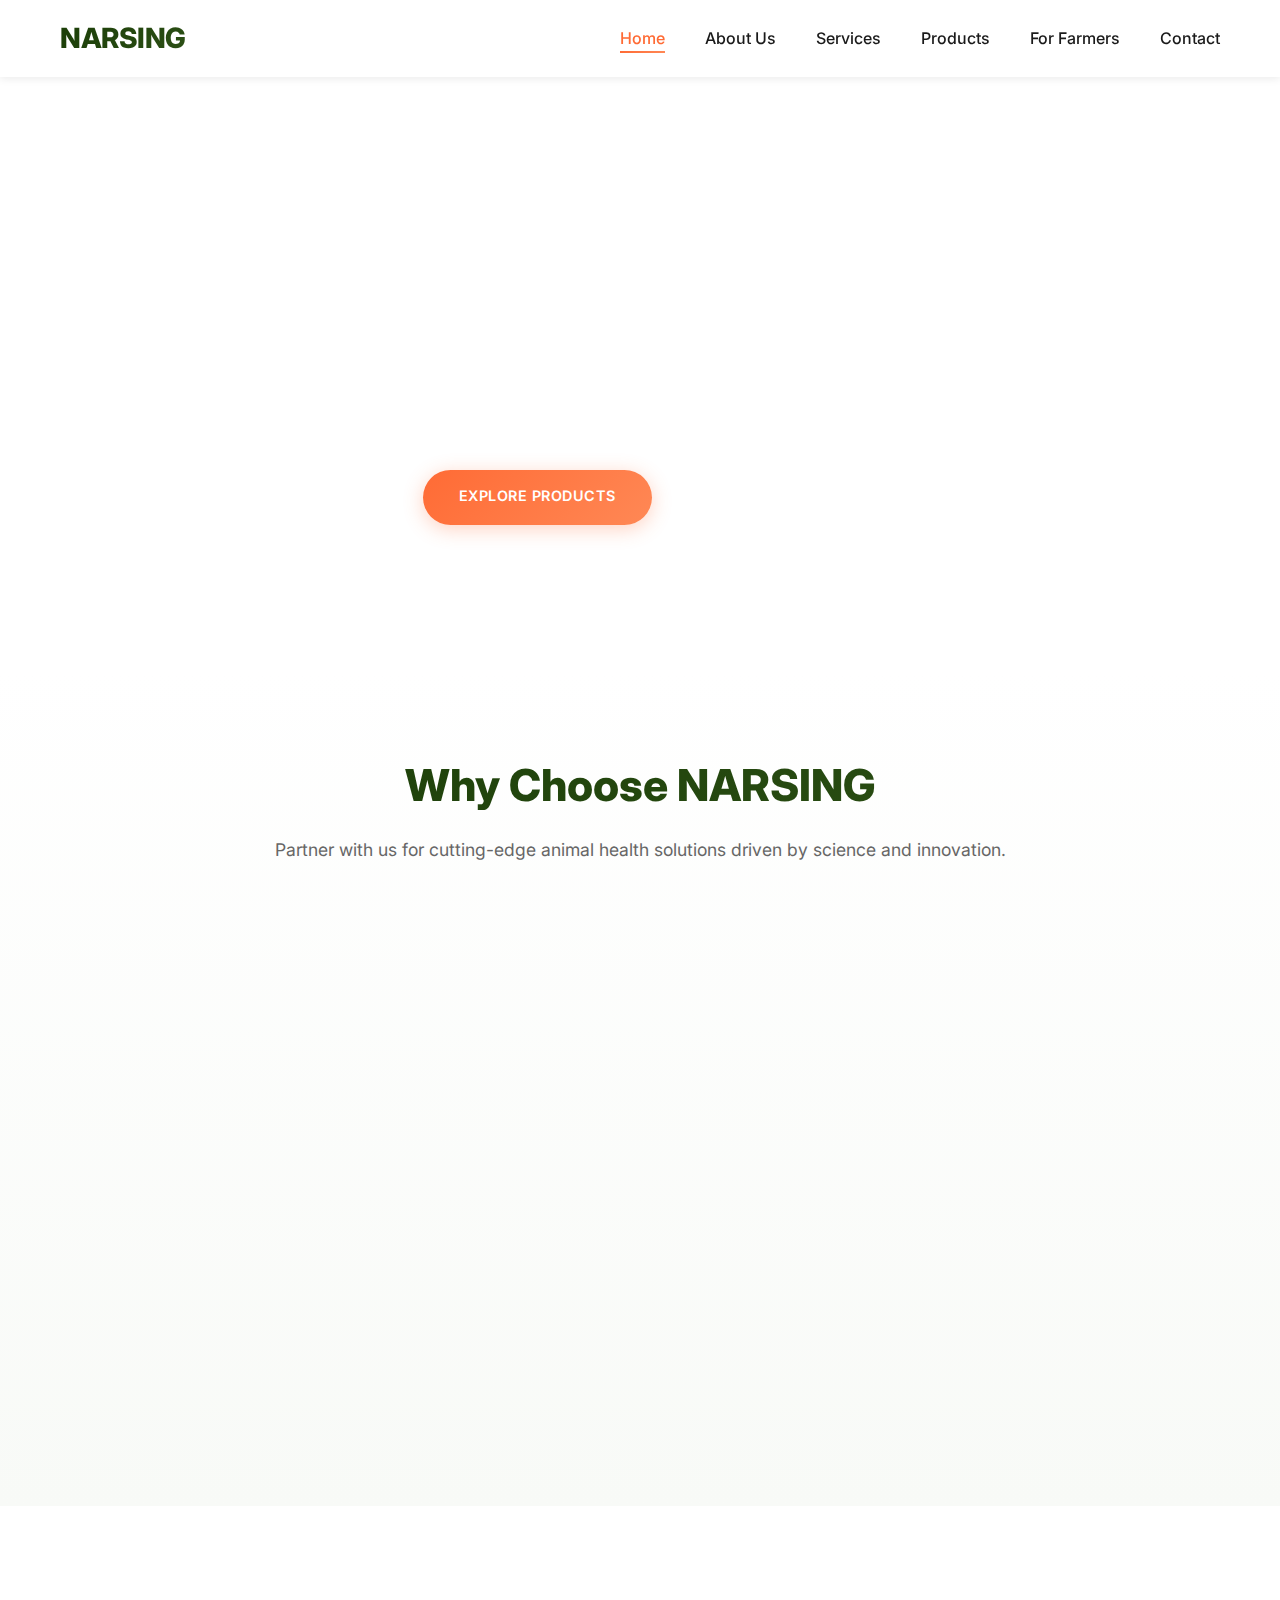
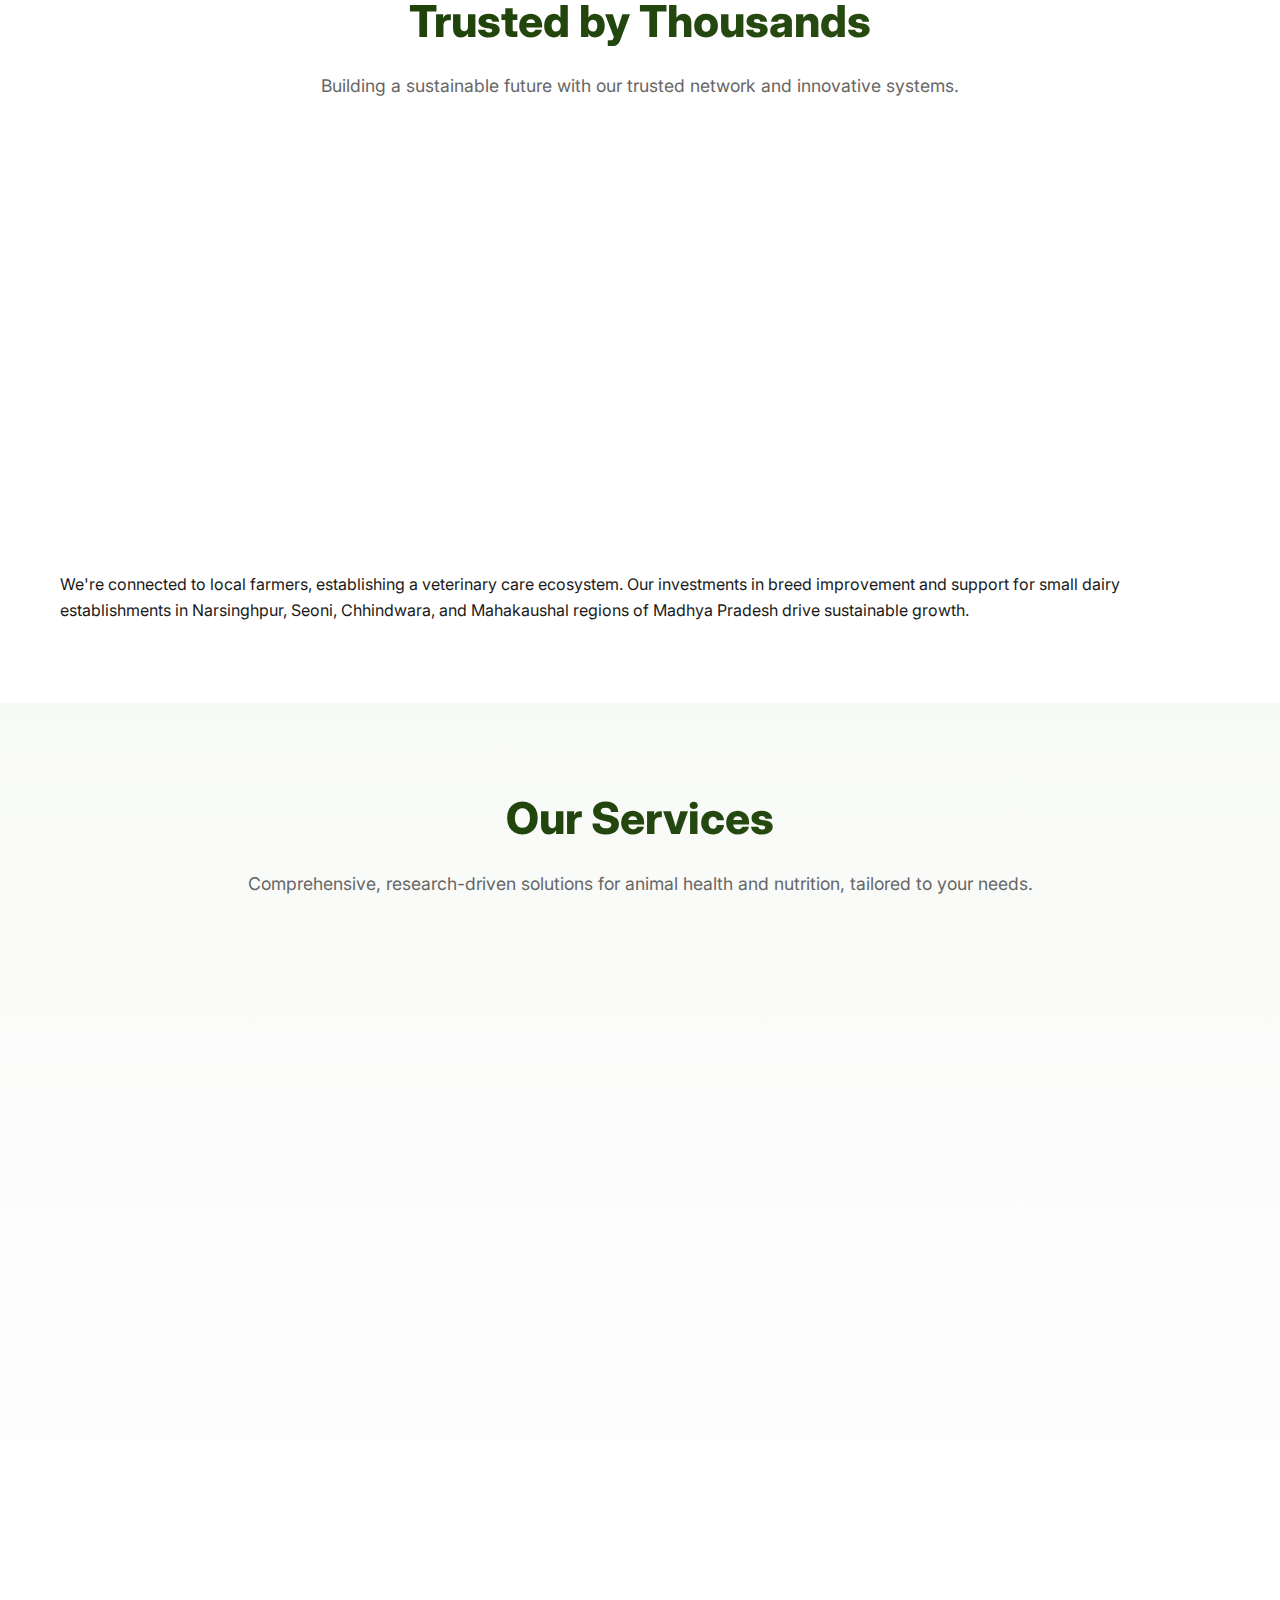
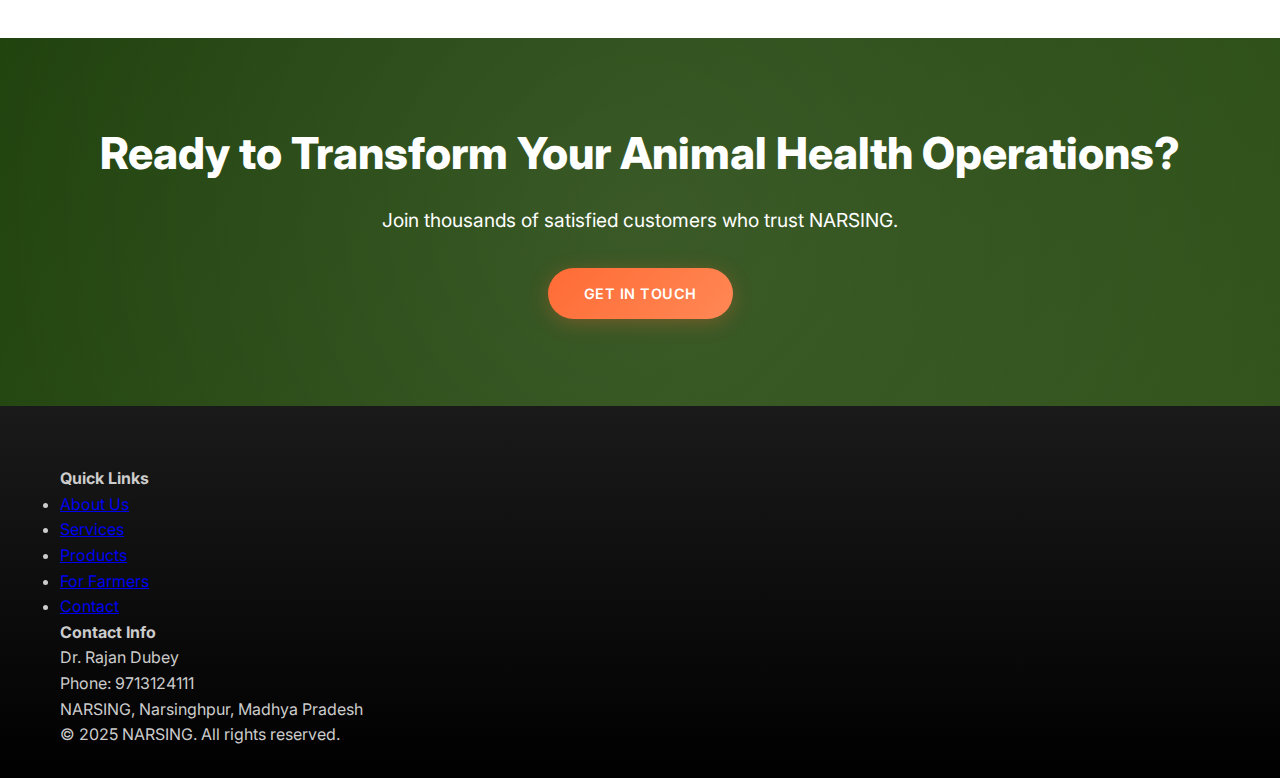
<file: index.html>
<!DOCTYPE html>
<html lang="en">
<head>
    <meta charset="UTF-8">
    <meta name="viewport" content="width=device-width, initial-scale=1.0">
    <title>NARSING - Advancing Animal Health with Cutting-Edge Biotech</title>
    <link rel="stylesheet" href="styles.css">
</head>
<body>
    <nav class="navbar">
        <div class="container">
            <div class="nav-brand">NARSING</div>
            <button class="nav-toggle" aria-label="Toggle navigation">
                <span></span>
                <span></span>
                <span></span>
            </button>
            <ul class="nav-menu">
                <li><a href="index.html" class="active">Home</a></li>
                <li><a href="about.html">About Us</a></li>
                <li><a href="services.html">Services</a></li>
                <li><a href="products.html">Products</a></li>
                <li><a href="farmers.html">For Farmers</a></li>
                <li><a href="contact.html">Contact</a></li>
            </ul>
        </div>
    </nav>

    <section class="hero">
        <div class="hero-content">
            <h1>Advancing Animal Health with Cutting-Edge Biotech</h1>
            <p>Premium NARSING biotech-formulated feed and supplements for cattle, trusted in India, open to global partnerships.</p>
            <div class="hero-buttons">
                <a href="products.html" class="btn btn-primary">Explore Products</a>
                <a href="contact.html" class="btn btn-secondary">Get a Quote</a>
            </div>
        </div>
    </section>

    <section class="why-choose">
        <div class="container">
            <h2>Why Choose NARSING</h2>
            <p class="section-subtitle">Partner with us for cutting-edge animal health solutions driven by science and innovation.</p>
            <div class="features-grid">
                <div class="feature">
                    <h3>Quality Assurance</h3>
                    <p>Premium NARSING biotech-formulated feed and supplements meeting international standards.</p>
                </div>
                <div class="feature">
                    <h3>Global Trading</h3>
                    <p>Robust domestic and international network for seamless market access.</p>
                </div>
                <div class="feature">
                    <h3>Expert Team</h3>
                    <p>Top scientists and veterinarians delivering research-backed solutions.</p>
                </div>
                <div class="feature">
                    <h3>Future Growth</h3>
                    <p>Collaborate as system integrators for dairy, poultry, and goat farms with customized solutions; invite domestic and international partners.</p>
                </div>
            </div>
        </div>
    </section>

    <section class="trusted-by">
        <div class="container">
            <h2>Trusted by Thousands</h2>
            <p class="section-subtitle">Building a sustainable future with our trusted network and innovative systems.</p>
            <div class="stats-grid">
                <div class="stat">
                    <h3>12,000+</h3>
                    <p>Farmers</p>
                    <span>Partnered with a vast network across India.</span>
                </div>
                <div class="stat">
                    <h3>500 MT/Day</h3>
                    <p>Production</p>
                    <span>Manufacturing high-quality NARSING feed year-round.</span>
                </div>
                <div class="stat">
                    <h3>10+</h3>
                    <p>Countries</p>
                    <span>Serving global markets with premium products.</span>
                </div>
                <div class="stat">
                    <h3>15+</h3>
                    <p>Years Experience</p>
                    <span>Pioneering animal health with expertise.</span>
                </div>
            </div>
            <p class="stats-description">We're connected to local farmers, establishing a veterinary care ecosystem. Our investments in breed improvement and support for small dairy establishments in Narsinghpur, Seoni, Chhindwara, and Mahakaushal regions of Madhya Pradesh drive sustainable growth.</p>
        </div>
    </section>

    <section class="services">
        <div class="container">
            <h2>Our Services</h2>
            <p class="section-subtitle">Comprehensive, research-driven solutions for animal health and nutrition, tailored to your needs.</p>
            <div class="services-grid">
                <div class="service-card">
                    <h3>Animal Feed</h3>
                    <p>NARSING category-wise feed for heifers (Jersey, Holstein Friesian) and lactating cows (1-5L, 5-10L, 10-20L, 20L+ premium). Specialized feed for Murrah, Banni, and Jaffrabadi buffaloes.</p>
                </div>
                <div class="service-card">
                    <h3>Supplements</h3>
                    <p>NARSING premium supplements for milk quality, quantity, mastitis prevention, kid/heifer growth, weight gain, and pregnancy. Tailor-made mineral mixtures for regional deficiencies.</p>
                </div>
                <div class="service-card">
                    <h3>Veterinary Medicine</h3>
                    <p>Complete range of NARSING oral and injectable medicines for cattle and buffalo health.</p>
                </div>
                <div class="service-card">
                    <h3>Health Consultation</h3>
                    <p>Expert guidance from NARSING veterinarians, including on-site visits.</p>
                </div>
                <div class="service-card">
                    <h3>Trading Services</h3>
                    <p>Domestic/international trading, with partnerships for veterinarians to visit farms and breeding farms to sell animals via our portal.</p>
                </div>
            </div>
        </div>
    </section>

    <section class="cta">
        <div class="container">
            <h2>Ready to Transform Your Animal Health Operations?</h2>
            <p>Join thousands of satisfied customers who trust NARSING.</p>
            <a href="contact.html" class="btn btn-primary">Get in Touch</a>
        </div>
    </section>

    <footer>
        <div class="container">
            <div class="footer-content">
                <div class="footer-section">
                    <h4>Quick Links</h4>
                    <ul>
                        <li><a href="about.html">About Us</a></li>
                        <li><a href="services.html">Services</a></li>
                        <li><a href="products.html">Products</a></li>
                        <li><a href="farmers.html">For Farmers</a></li>
                        <li><a href="contact.html">Contact</a></li>
                    </ul>
                </div>
                <div class="footer-section">
                    <h4>Contact Info</h4>
                    <p>Dr. Rajan Dubey</p>
                    <p>Phone: 9713124111</p>
                    <p>NARSING, Narsinghpur, Madhya Pradesh</p>
                </div>
            </div>
            <div class="footer-bottom">
                <p>&copy; 2025 NARSING. All rights reserved.</p>
            </div>
        </div>
    </footer>

    <script src="script.js"></script>
</body>
</html>
</file>
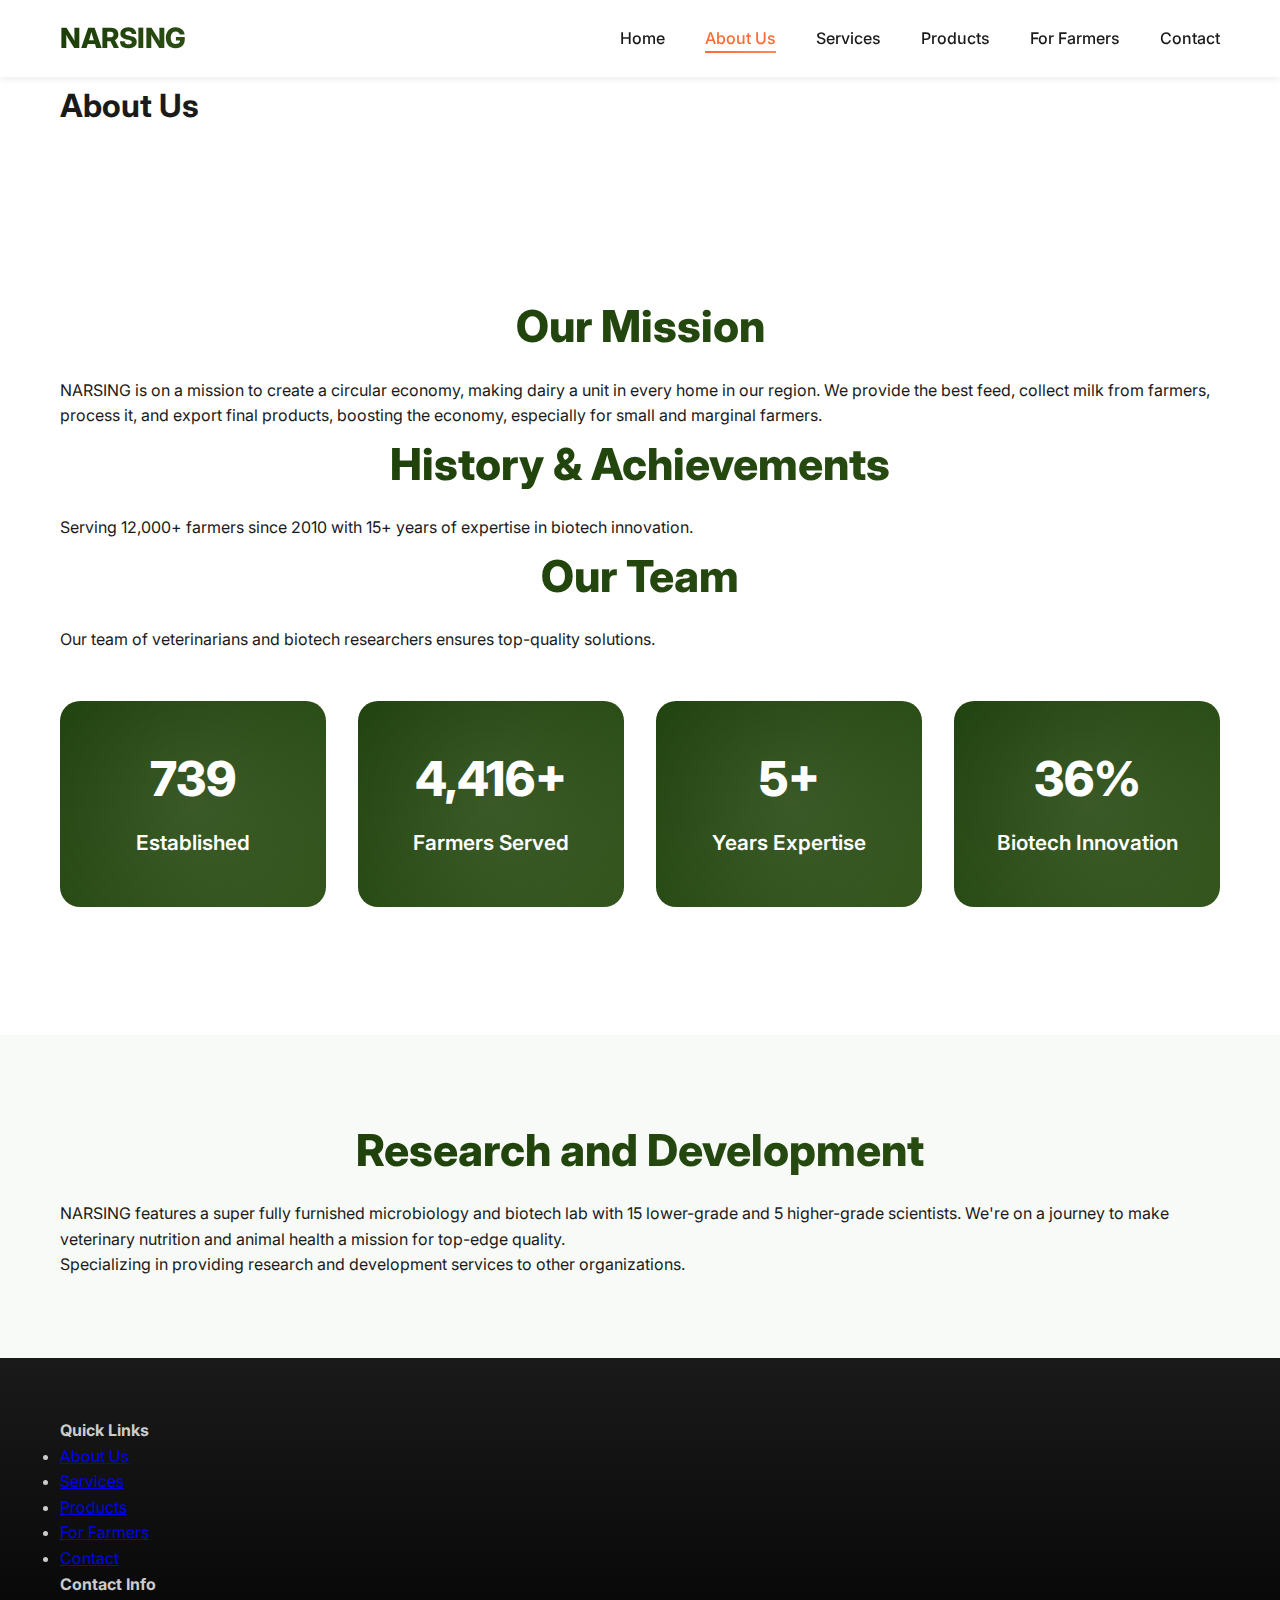
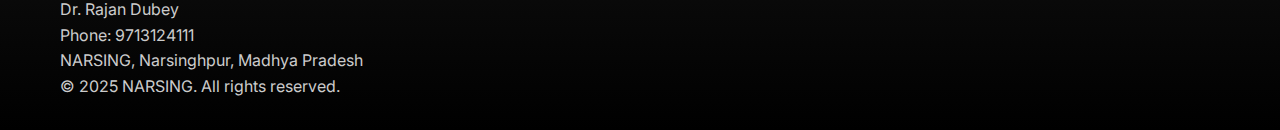
<file: about.html>
<!DOCTYPE html>
<html lang="en">
<head>
    <meta charset="UTF-8">
    <meta name="viewport" content="width=device-width, initial-scale=1.0">
    <title>About Us - NARSING</title>
    <link rel="stylesheet" href="https://cdnjs.cloudflare.com/ajax/libs/font-awesome/6.4.0/css/all.min.css">
    <link rel="stylesheet" href="styles.css">
</head>
<body>
    <nav class="navbar">
        <div class="container">
            <div class="nav-brand">NARSING</div>
            <button class="nav-toggle" aria-label="Toggle navigation">
                <span></span>
                <span></span>
                <span></span>
            </button>
            <ul class="nav-menu">
                <li><a href="index.html">Home</a></li>
                <li><a href="about.html" class="active">About Us</a></li>
                <li><a href="services.html">Services</a></li>
                <li><a href="products.html">Products</a></li>
                <li><a href="farmers.html">For Farmers</a></li>
                <li><a href="contact.html">Contact</a></li>
            </ul>
        </div>
    </nav>

    <section class="page-header">
        <div class="container">
            <h1>About Us</h1>
        </div>
    </section>

    <section class="content-section">
        <div class="container">
            <h2>Our Mission</h2>
            <p>NARSING is on a mission to create a circular economy, making dairy a unit in every home in our region. We provide the best feed, collect milk from farmers, process it, and export final products, boosting the economy, especially for small and marginal farmers.</p>
            
            <h2>History & Achievements</h2>
            <p>Serving 12,000+ farmers since 2010 with 15+ years of expertise in biotech innovation.</p>
            
            <h2>Our Team</h2>
            <p>Our team of veterinarians and biotech researchers ensures top-quality solutions.</p>

            <div class="stats-grid" style="margin-top: 3rem;">
                <div class="stat">
                    <h3>2010</h3>
                    <p>Established</p>
                </div>
                <div class="stat">
                    <h3>12,000+</h3>
                    <p>Farmers Served</p>
                </div>
                <div class="stat">
                    <h3>15+</h3>
                    <p>Years Expertise</p>
                </div>
                <div class="stat">
                    <h3>100%</h3>
                    <p>Biotech Innovation</p>
                </div>
            </div>
        </div>
    </section>

    <section class="content-section" style="background-color: var(--light-bg);">
        <div class="container">
            <h2>Research and Development</h2>
            <p>NARSING features a super fully furnished microbiology and biotech lab with 15 lower-grade and 5 higher-grade scientists. We're on a journey to make veterinary nutrition and animal health a mission for top-edge quality.</p>
            <p>Specializing in providing research and development services to other organizations.</p>
            
            <div class="lab-gallery">
                <div class="lab-image" style="background: url('https://images.unsplash.com/photo-1582719508461-905c673771fd?w=800&q=80') center/cover;"></div>
                <div class="lab-image" style="background: url('https://images.unsplash.com/photo-1581595220892-b0739db3ba8c?w=800&q=80') center/cover;"></div>
                <div class="lab-image" style="background: url('https://images.unsplash.com/photo-1532187863486-abf9dbad1b69?w=800&q=80') center/cover;"></div>
            </div>
        </div>
    </section>

    <footer>
        <div class="container">
            <div class="footer-content">
                <div class="footer-section">
                    <h4>Quick Links</h4>
                    <ul>
                        <li><a href="about.html">About Us</a></li>
                        <li><a href="services.html">Services</a></li>
                        <li><a href="products.html">Products</a></li>
                        <li><a href="farmers.html">For Farmers</a></li>
                        <li><a href="contact.html">Contact</a></li>
                    </ul>
                </div>
                <div class="footer-section">
                    <h4>Contact Info</h4>
                    <p>Dr. Rajan Dubey</p>
                    <p>Phone: 9713124111</p>
                    <p>NARSING, Narsinghpur, Madhya Pradesh</p>
                </div>
            </div>
            <div class="footer-bottom">
                <p>&copy; 2025 NARSING. All rights reserved.</p>
            </div>
        </div>
    </footer>

    <script src="script.js"></script>
</body>
</html>
</file>
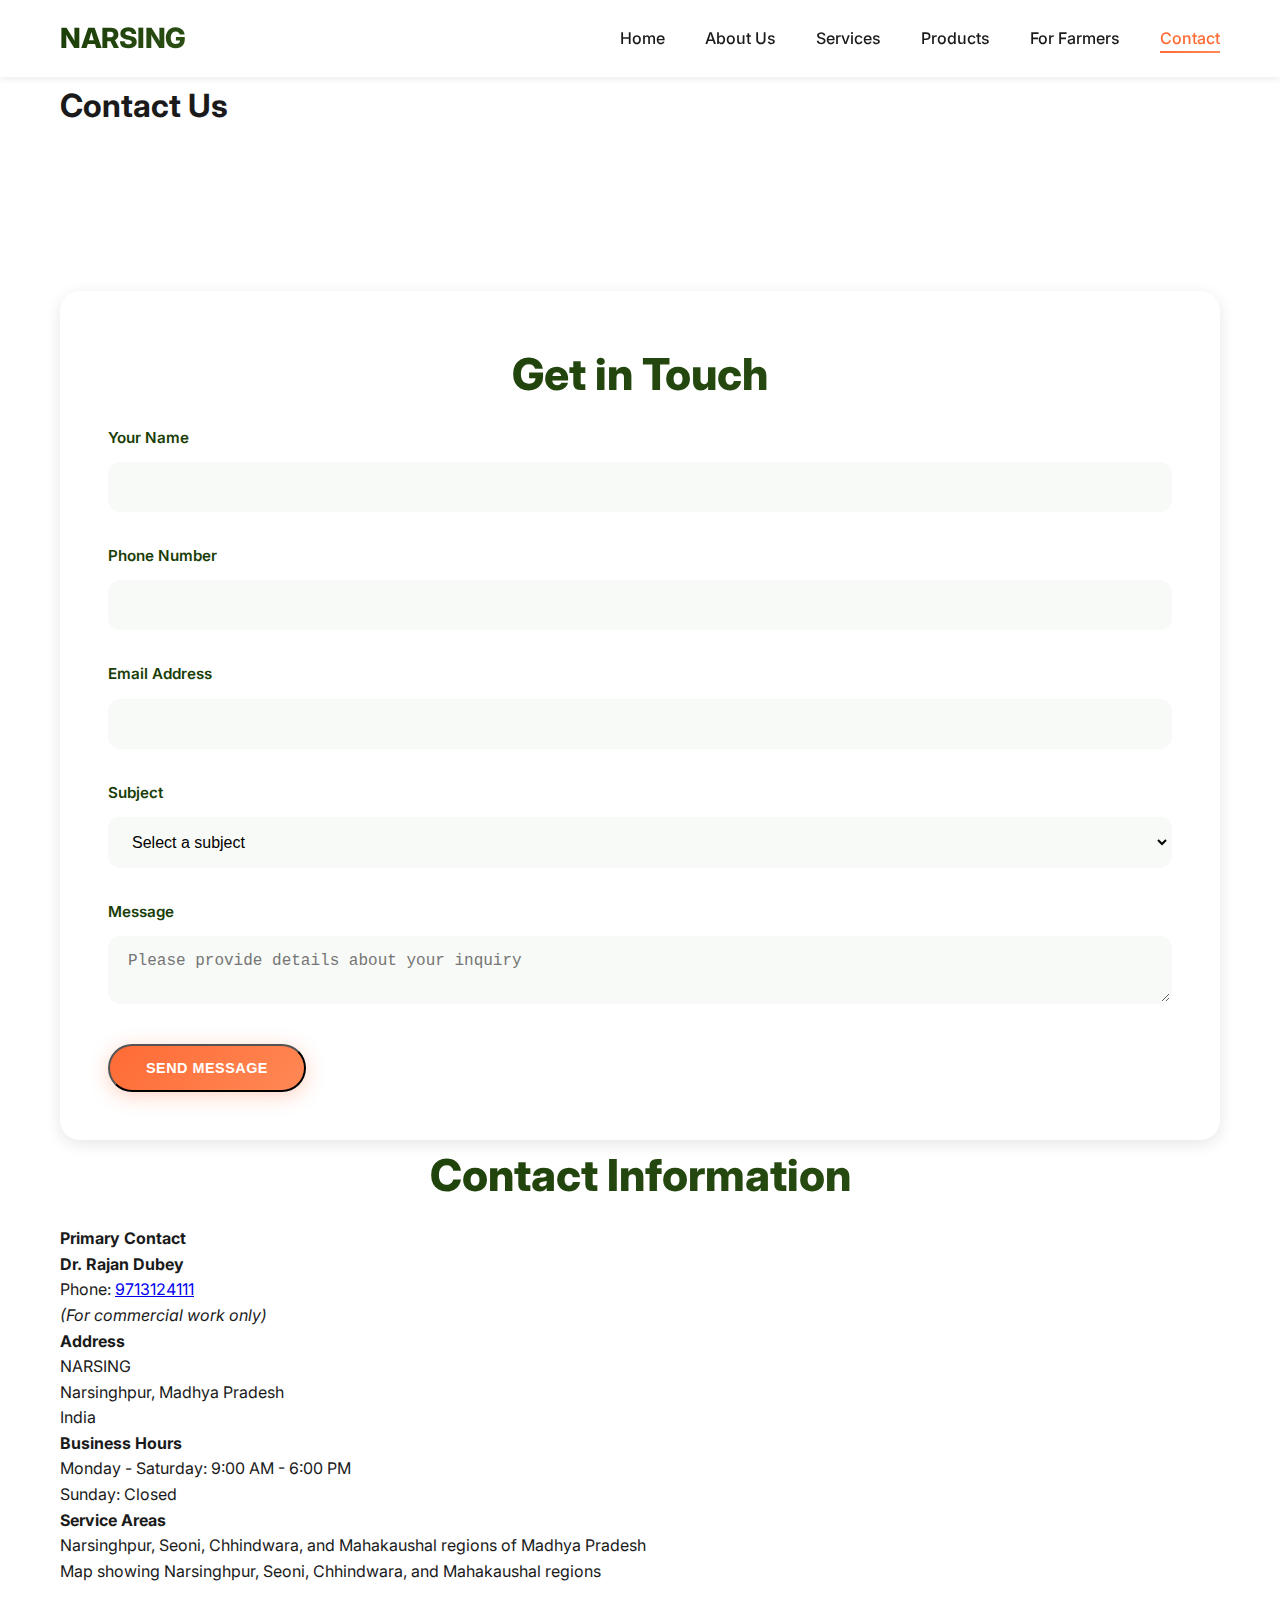
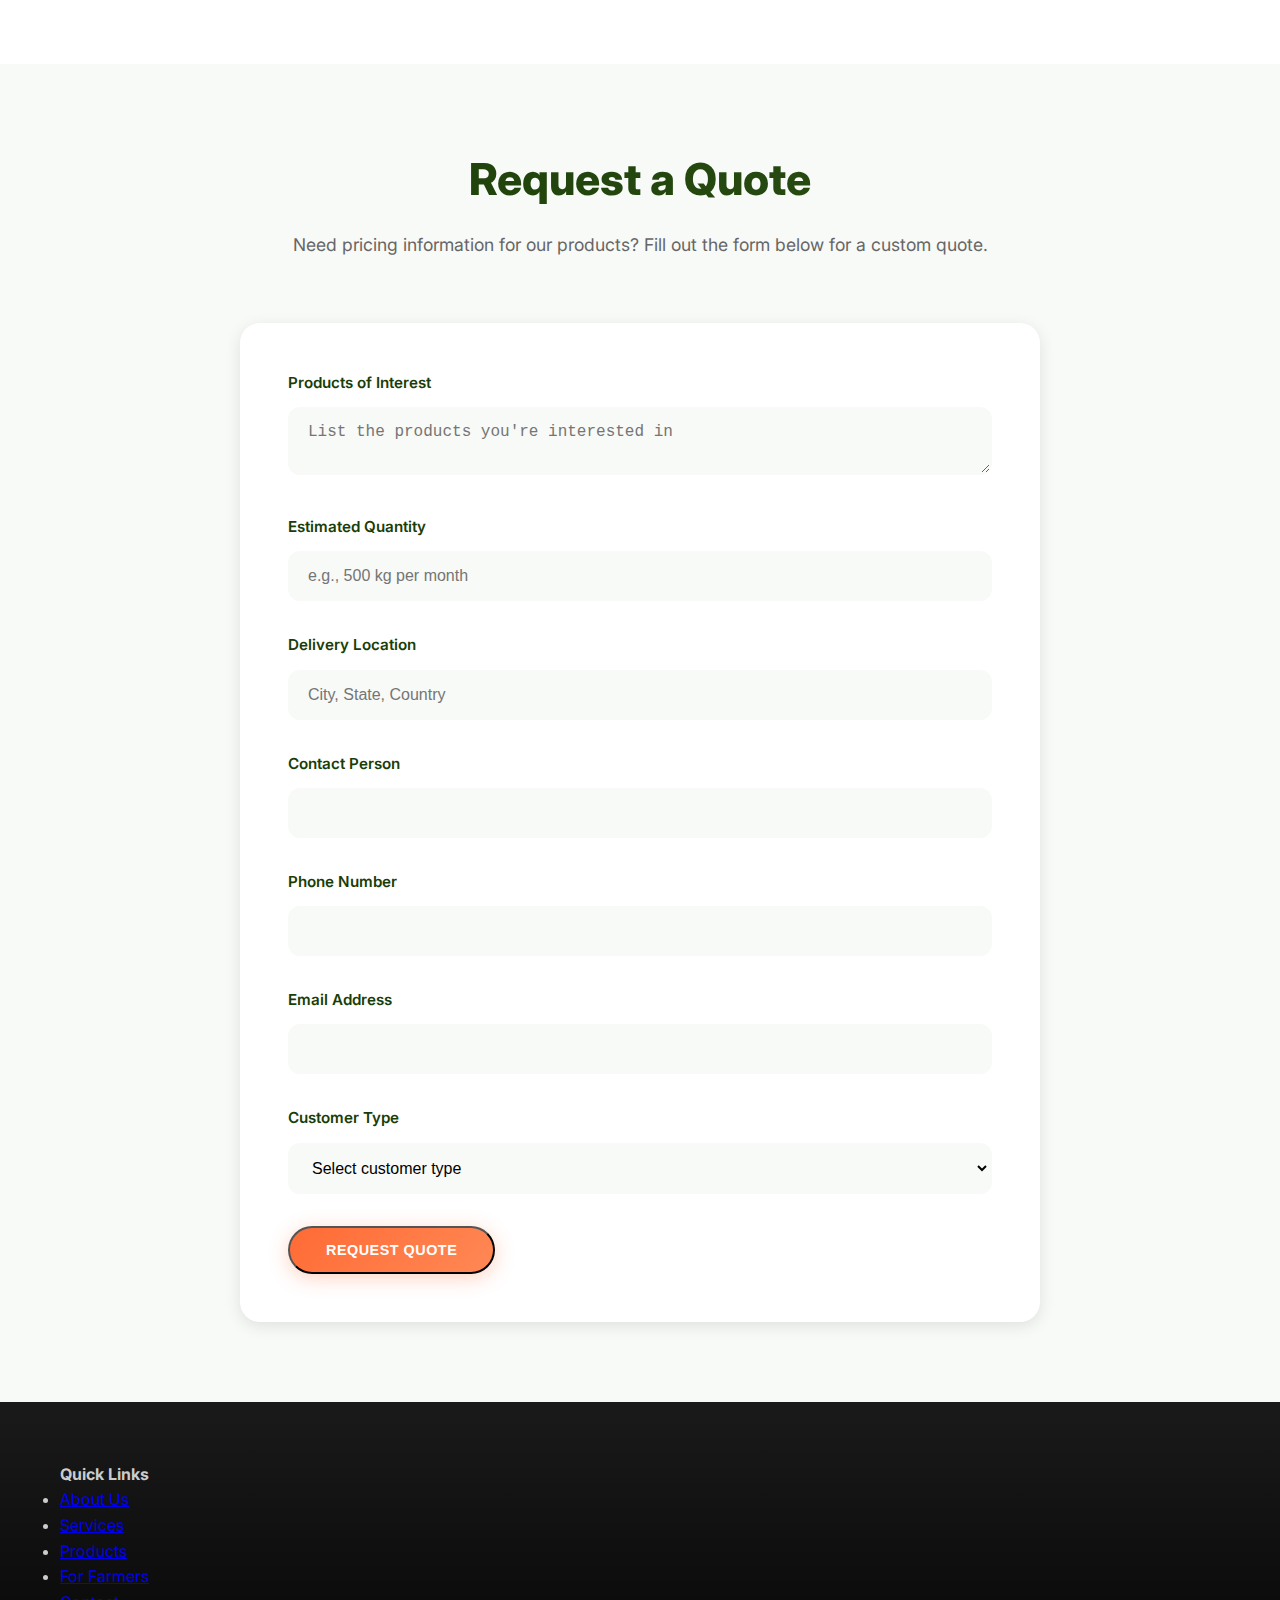
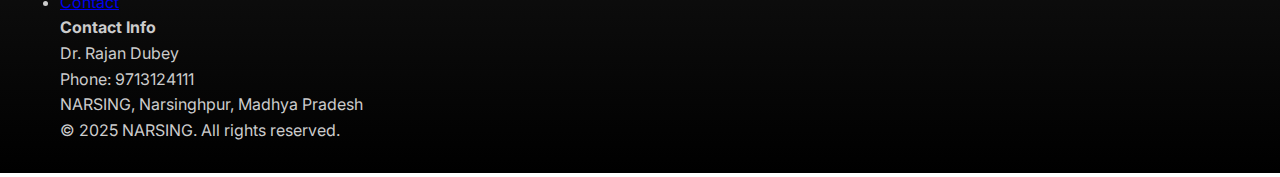
<file: contact.html>
<!DOCTYPE html>
<html lang="en">
<head>
    <meta charset="UTF-8">
    <meta name="viewport" content="width=device-width, initial-scale=1.0">
    <title>Contact - NARSING</title>
    <link rel="stylesheet" href="styles.css">
</head>
<body>
    <nav class="navbar">
        <div class="container">
            <div class="nav-brand">NARSING</div>
            <button class="nav-toggle" aria-label="Toggle navigation">
                <span></span>
                <span></span>
                <span></span>
            </button>
            <ul class="nav-menu">
                <li><a href="index.html">Home</a></li>
                <li><a href="about.html">About Us</a></li>
                <li><a href="services.html">Services</a></li>
                <li><a href="products.html">Products</a></li>
                <li><a href="farmers.html">For Farmers</a></li>
                <li><a href="contact.html" class="active">Contact</a></li>
            </ul>
        </div>
    </nav>

    <section class="page-header">
        <div class="container">
            <h1>Contact Us</h1>
        </div>
    </section>

    <section class="content-section">
        <div class="container">
            <div class="contact-grid">
                <div class="contact-form">
                    <h2>Get in Touch</h2>
                    <form>
                        <div class="form-group">
                            <label for="name">Your Name</label>
                            <input type="text" name="name" id="name" required>
                        </div>
                        <div class="form-group">
                            <label for="phone">Phone Number</label>
                            <input type="tel" name="phone" id="phone" required>
                        </div>
                        <div class="form-group">
                            <label for="email">Email Address</label>
                            <input type="email" name="email" id="email">
                        </div>
                        <div class="form-group">
                            <label for="subject">Subject</label>
                            <select name="subject" id="subject" required>
                                <option value="">Select a subject</option>
                                <option value="product-inquiry">Product Inquiry</option>
                                <option value="dairy-setup">Dairy Setup Consultation</option>
                                <option value="veterinary-service">Veterinary Service</option>
                                <option value="partnership">Partnership Opportunity</option>
                                <option value="export-inquiry">Export/International Trade</option>
                                <option value="other">Other</option>
                            </select>
                        </div>
                        <div class="form-group">
                            <label for="message">Message</label>
                            <textarea name="message" id="message" placeholder="Please provide details about your inquiry" required></textarea>
                        </div>
                        <button type="submit" class="btn btn-primary">Send Message</button>
                    </form>
                </div>

                <div class="contact-info">
                    <h2>Contact Information</h2>
                    
                    <div class="contact-item">
                        <h4>Primary Contact</h4>
                        <p><strong>Dr. Rajan Dubey</strong></p>
                        <p>Phone: <a href="tel:9713124111">9713124111</a></p>
                        <p><em>(For commercial work only)</em></p>
                    </div>

                    <div class="contact-item">
                        <h4>Address</h4>
                        <p>NARSING</p>
                        <p>Narsinghpur, Madhya Pradesh</p>
                        <p>India</p>
                    </div>

                    <div class="contact-item">
                        <h4>Business Hours</h4>
                        <p>Monday - Saturday: 9:00 AM - 6:00 PM</p>
                        <p>Sunday: Closed</p>
                    </div>

                    <div class="contact-item">
                        <h4>Service Areas</h4>
                        <p>Narsinghpur, Seoni, Chhindwara, and Mahakaushal regions of Madhya Pradesh</p>
                    </div>

                    <div class="map-container">
                        <p>Map showing Narsinghpur, Seoni, Chhindwara, and Mahakaushal regions</p>
                    </div>
                </div>
            </div>
        </div>
    </section>

    <section class="content-section" style="background-color: var(--light-bg);">
        <div class="container">
            <h2>Request a Quote</h2>
            <p class="section-subtitle">Need pricing information for our products? Fill out the form below for a custom quote.</p>
            
            <div class="contact-form" style="max-width: 800px; margin: 0 auto;">
                <form>
                    <div class="form-group">
                        <label for="quote-product">Products of Interest</label>
                        <textarea name="quote-product" id="quote-product" placeholder="List the products you're interested in" required></textarea>
                    </div>
                    <div class="form-group">
                        <label for="quote-quantity">Estimated Quantity</label>
                        <input type="text" name="quote-quantity" id="quote-quantity" placeholder="e.g., 500 kg per month" required>
                    </div>
                    <div class="form-group">
                        <label for="quote-location">Delivery Location</label>
                        <input type="text" name="quote-location" id="quote-location" placeholder="City, State, Country" required>
                    </div>
                    <div class="form-group">
                        <label for="quote-name">Contact Person</label>
                        <input type="text" name="quote-name" id="quote-name" required>
                    </div>
                    <div class="form-group">
                        <label for="quote-phone">Phone Number</label>
                        <input type="tel" name="quote-phone" id="quote-phone" required>
                    </div>
                    <div class="form-group">
                        <label for="quote-email">Email Address</label>
                        <input type="email" name="quote-email" id="quote-email" required>
                    </div>
                    <div class="form-group">
                        <label for="quote-type">Customer Type</label>
                        <select name="quote-type" id="quote-type" required>
                            <option value="">Select customer type</option>
                            <option value="farmer">Individual Farmer</option>
                            <option value="dairy-farm">Dairy Farm</option>
                            <option value="distributor">Distributor</option>
                            <option value="international">International Buyer</option>
                            <option value="other">Other</option>
                        </select>
                    </div>
                    <button type="submit" class="btn btn-primary">Request Quote</button>
                </form>
            </div>
        </div>
    </section>

    <footer>
        <div class="container">
            <div class="footer-content">
                <div class="footer-section">
                    <h4>Quick Links</h4>
                    <ul>
                        <li><a href="about.html">About Us</a></li>
                        <li><a href="services.html">Services</a></li>
                        <li><a href="products.html">Products</a></li>
                        <li><a href="farmers.html">For Farmers</a></li>
                        <li><a href="contact.html">Contact</a></li>
                    </ul>
                </div>
                <div class="footer-section">
                    <h4>Contact Info</h4>
                    <p>Dr. Rajan Dubey</p>
                    <p>Phone: 9713124111</p>
                    <p>NARSING, Narsinghpur, Madhya Pradesh</p>
                </div>
            </div>
            <div class="footer-bottom">
                <p>&copy; 2025 NARSING. All rights reserved.</p>
            </div>
        </div>
    </footer>

    <script src="script.js"></script>
</body>
</html>
</file>
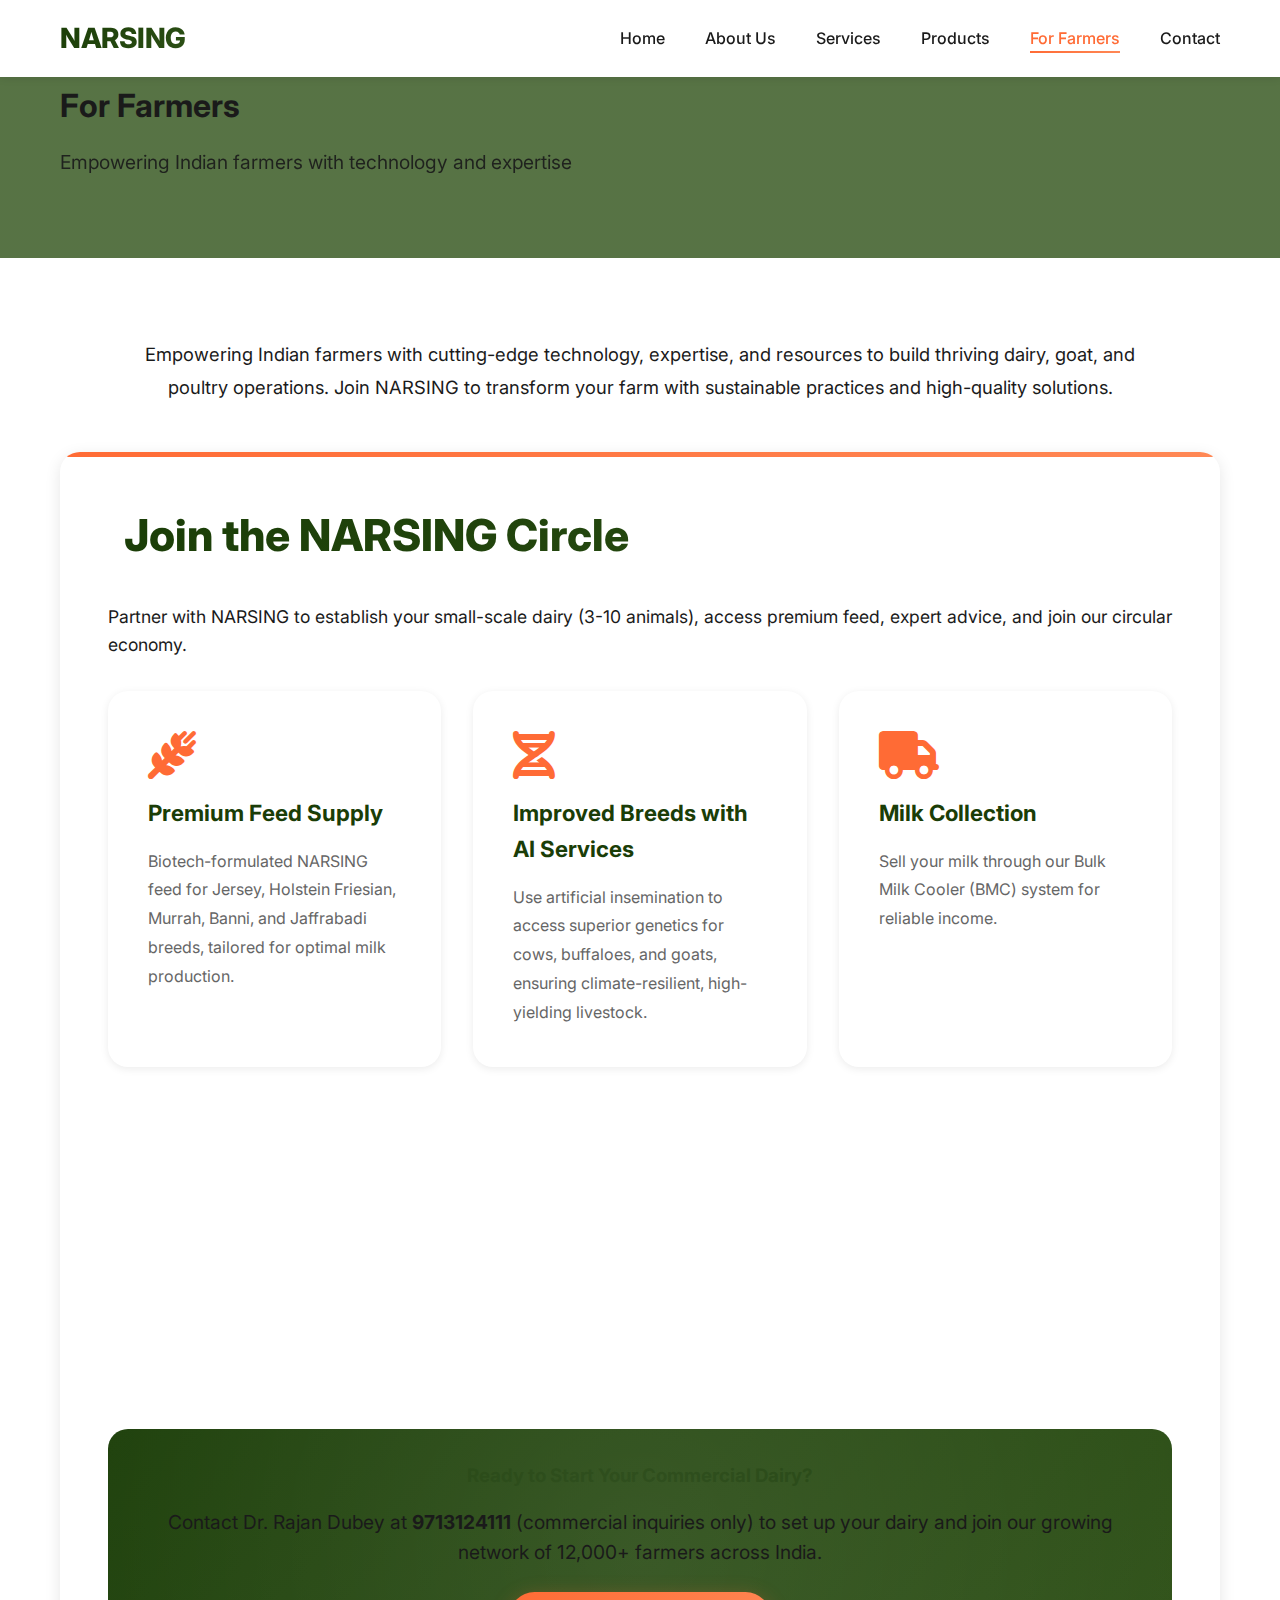
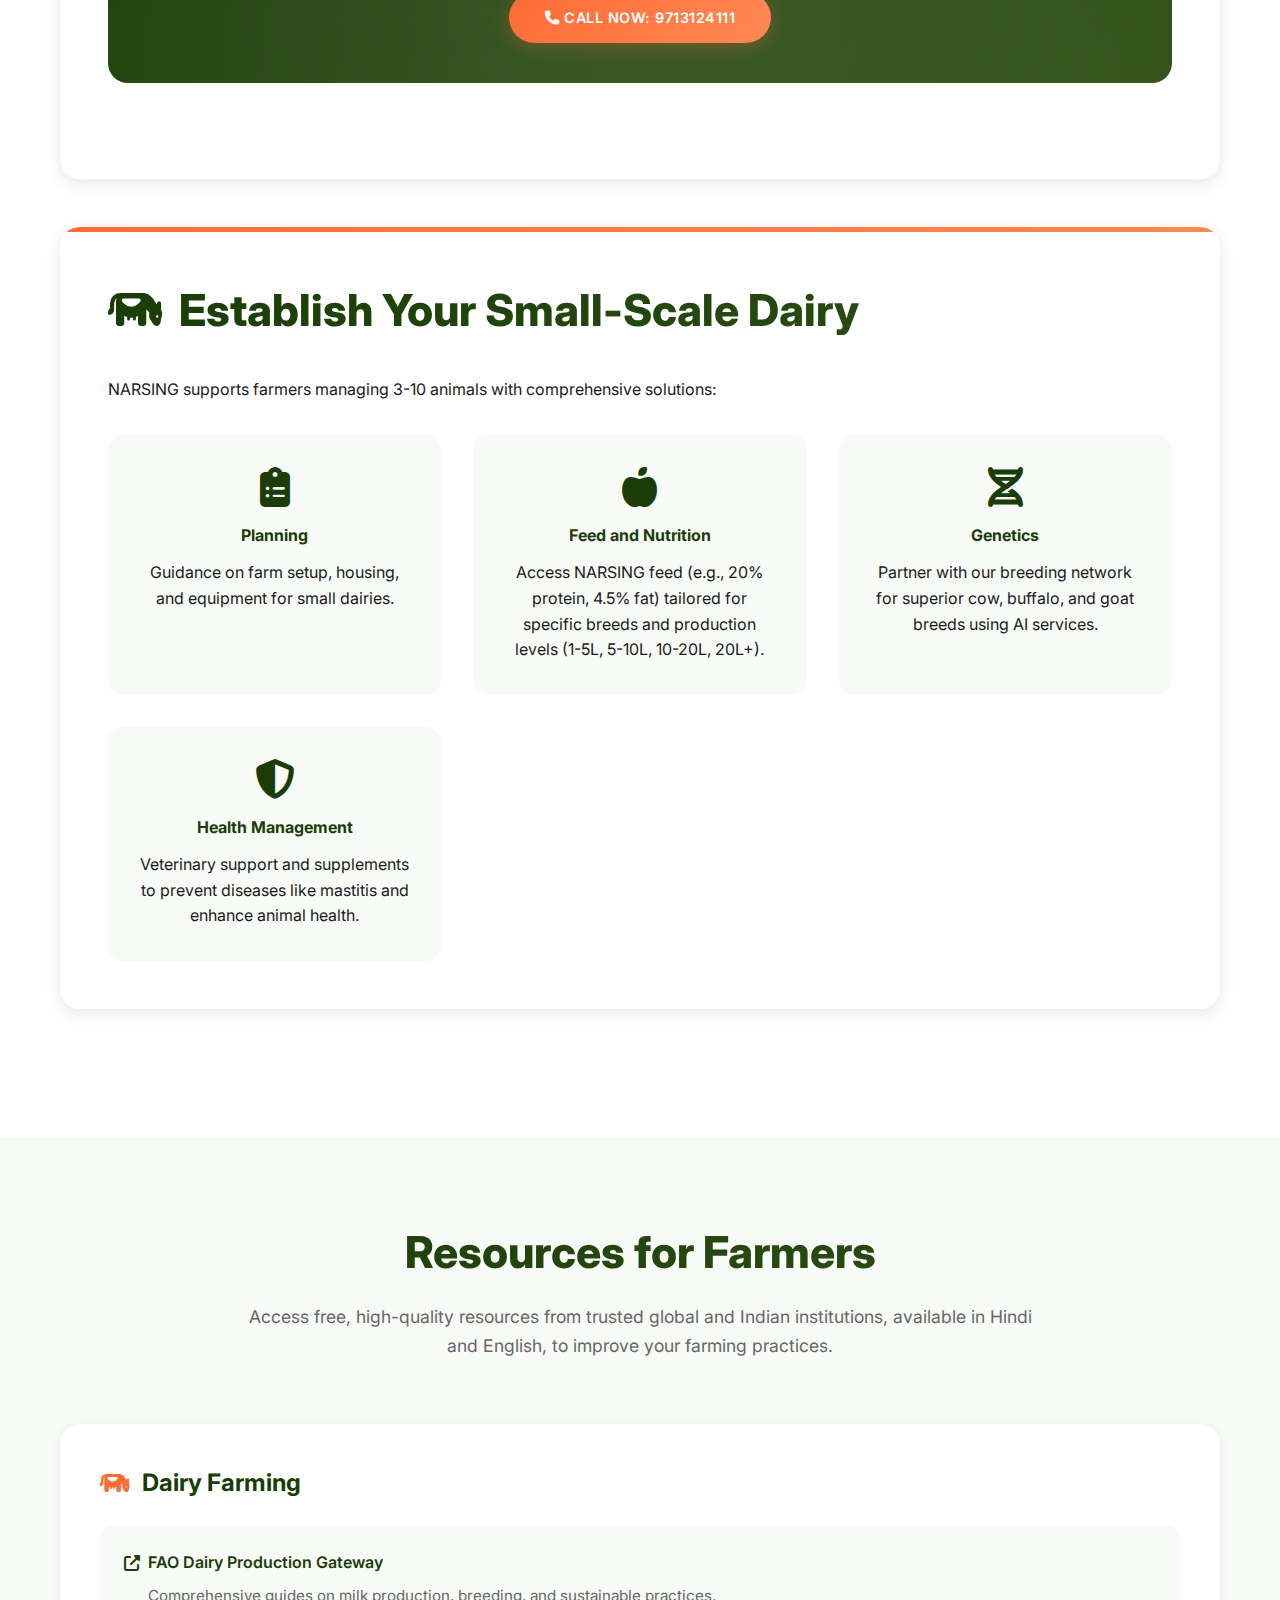
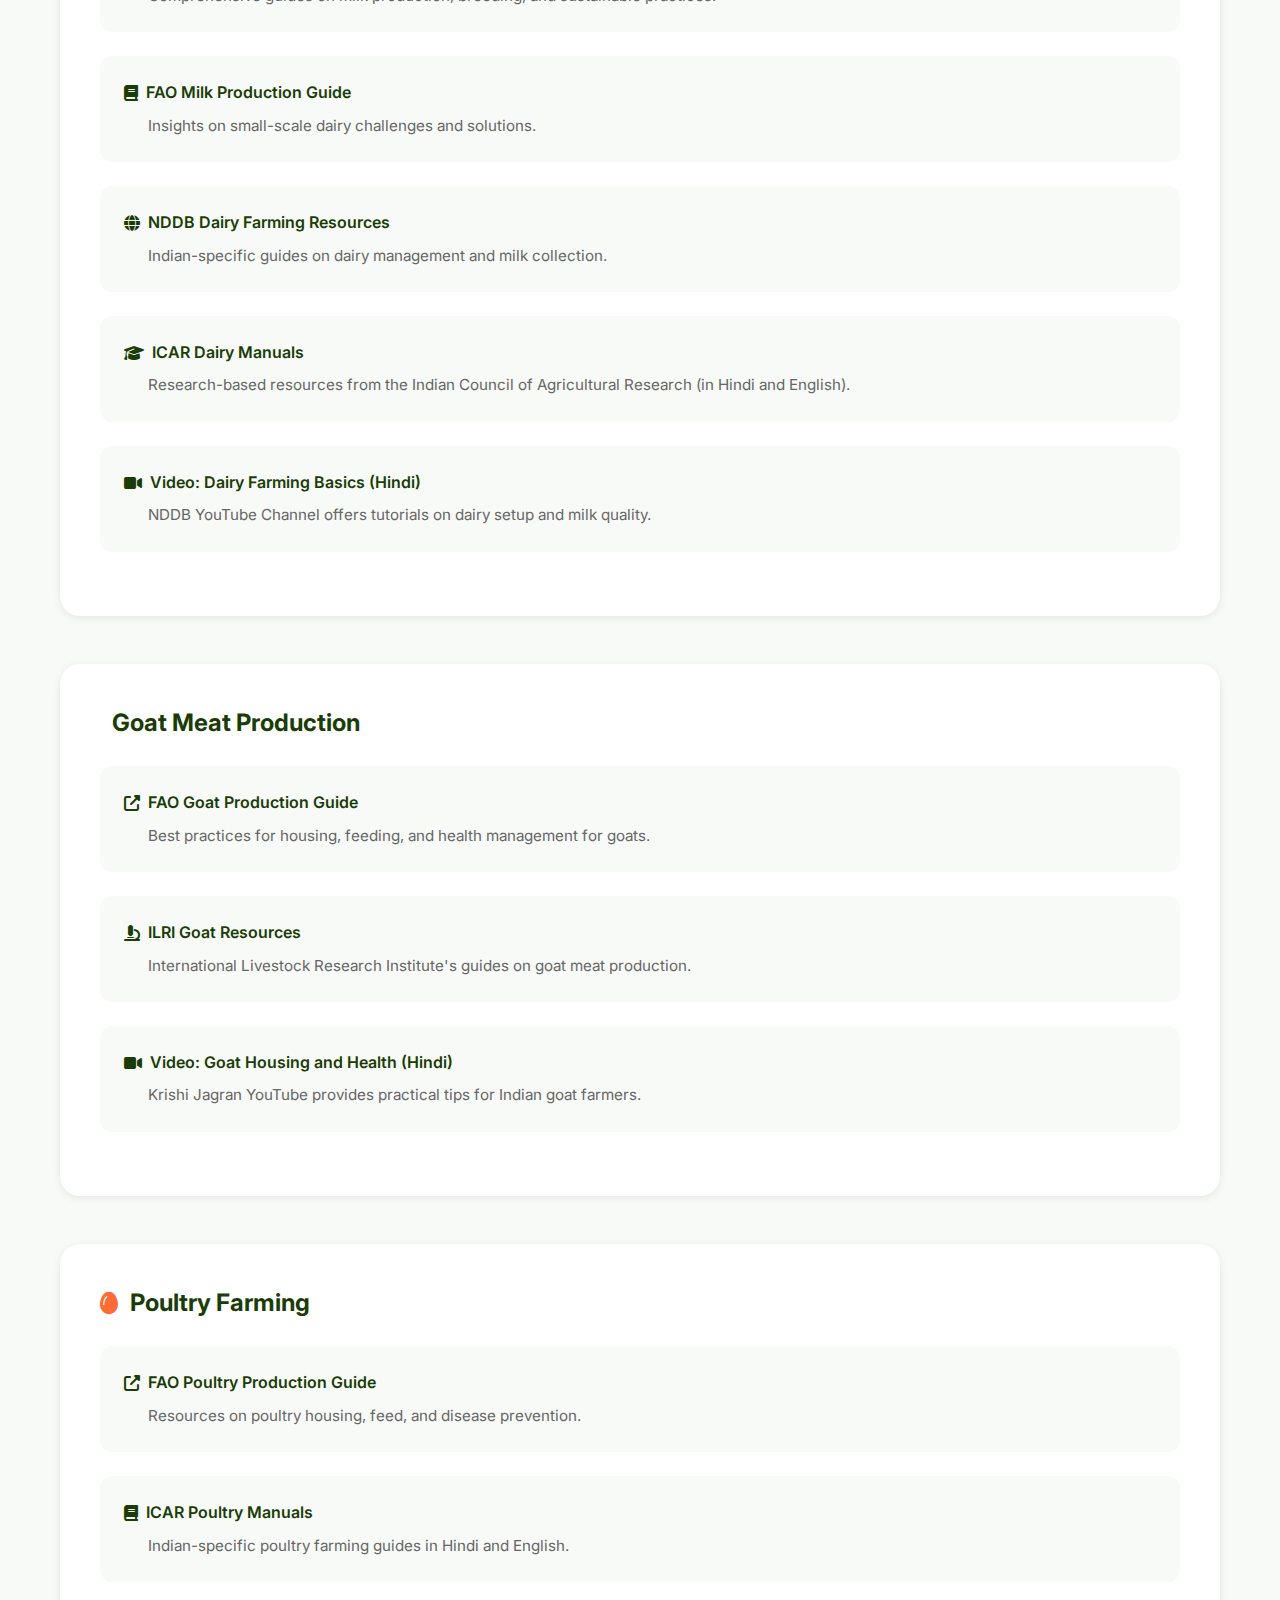
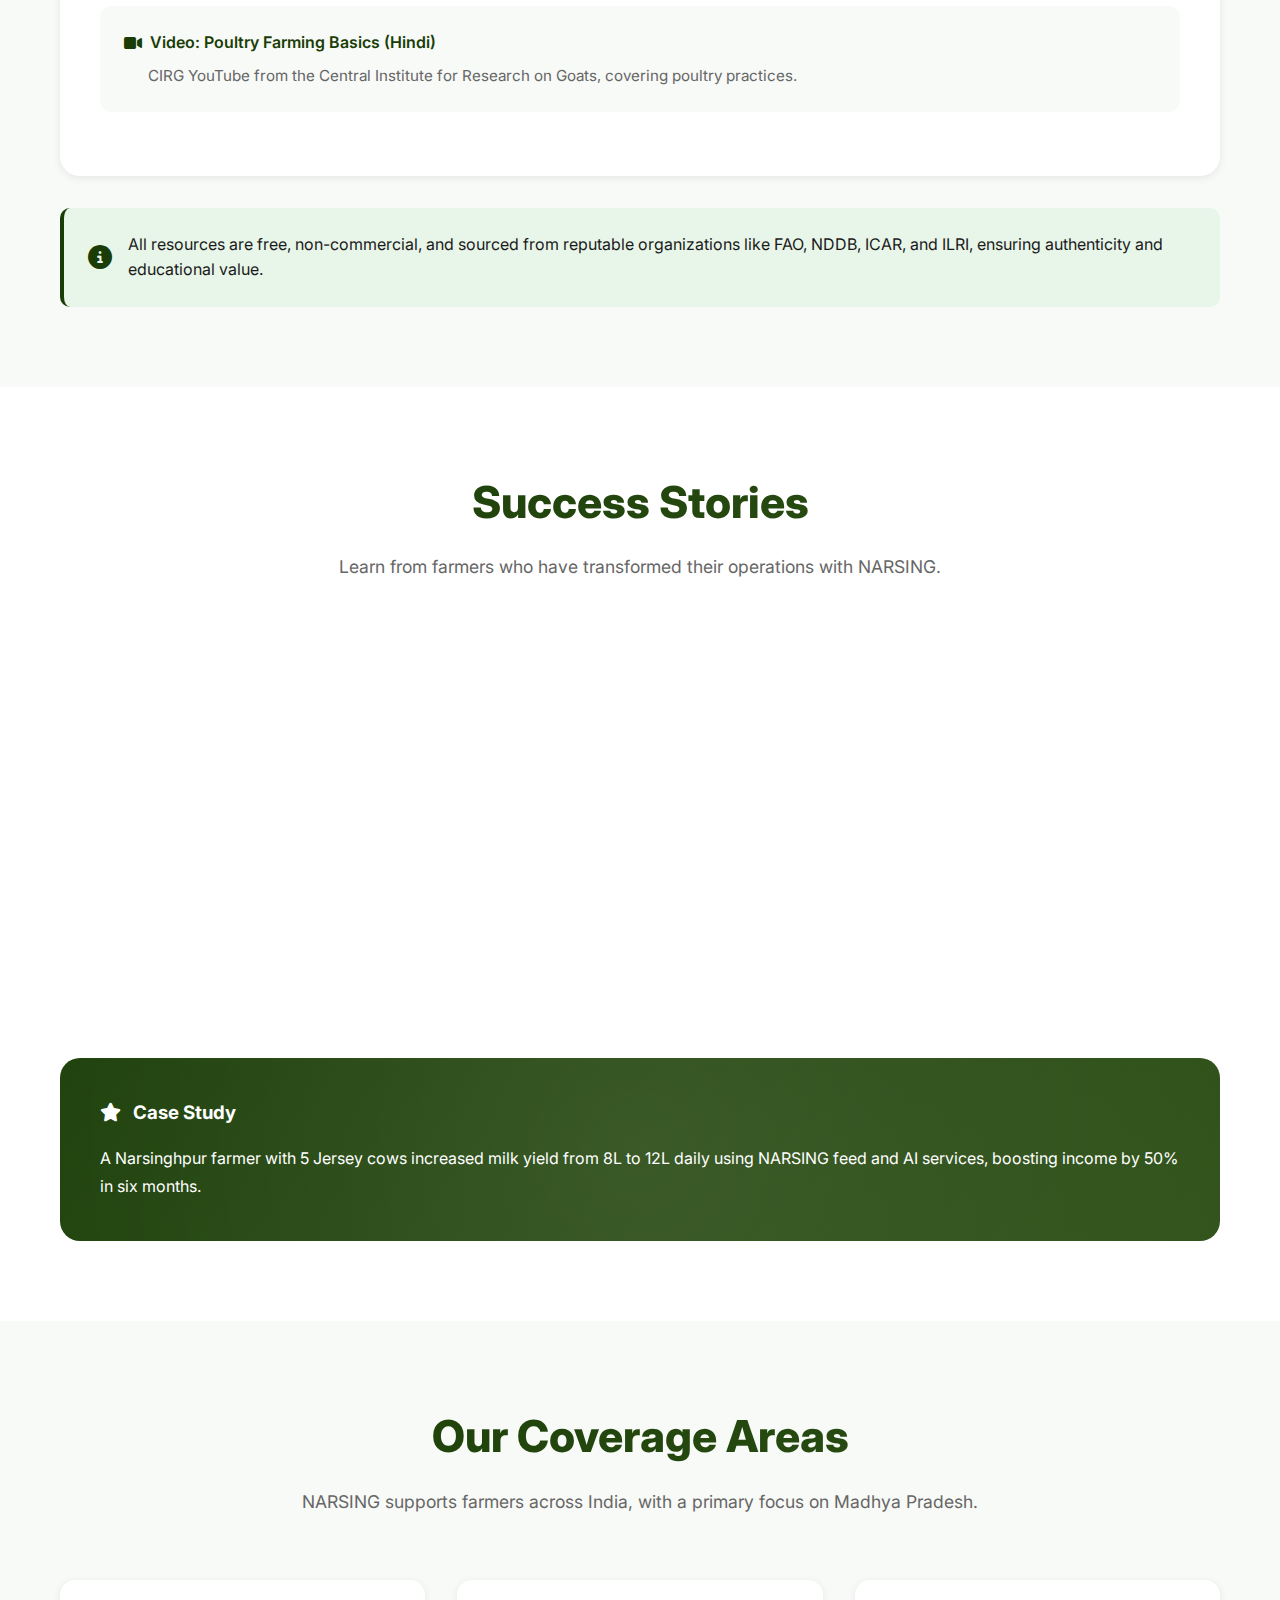
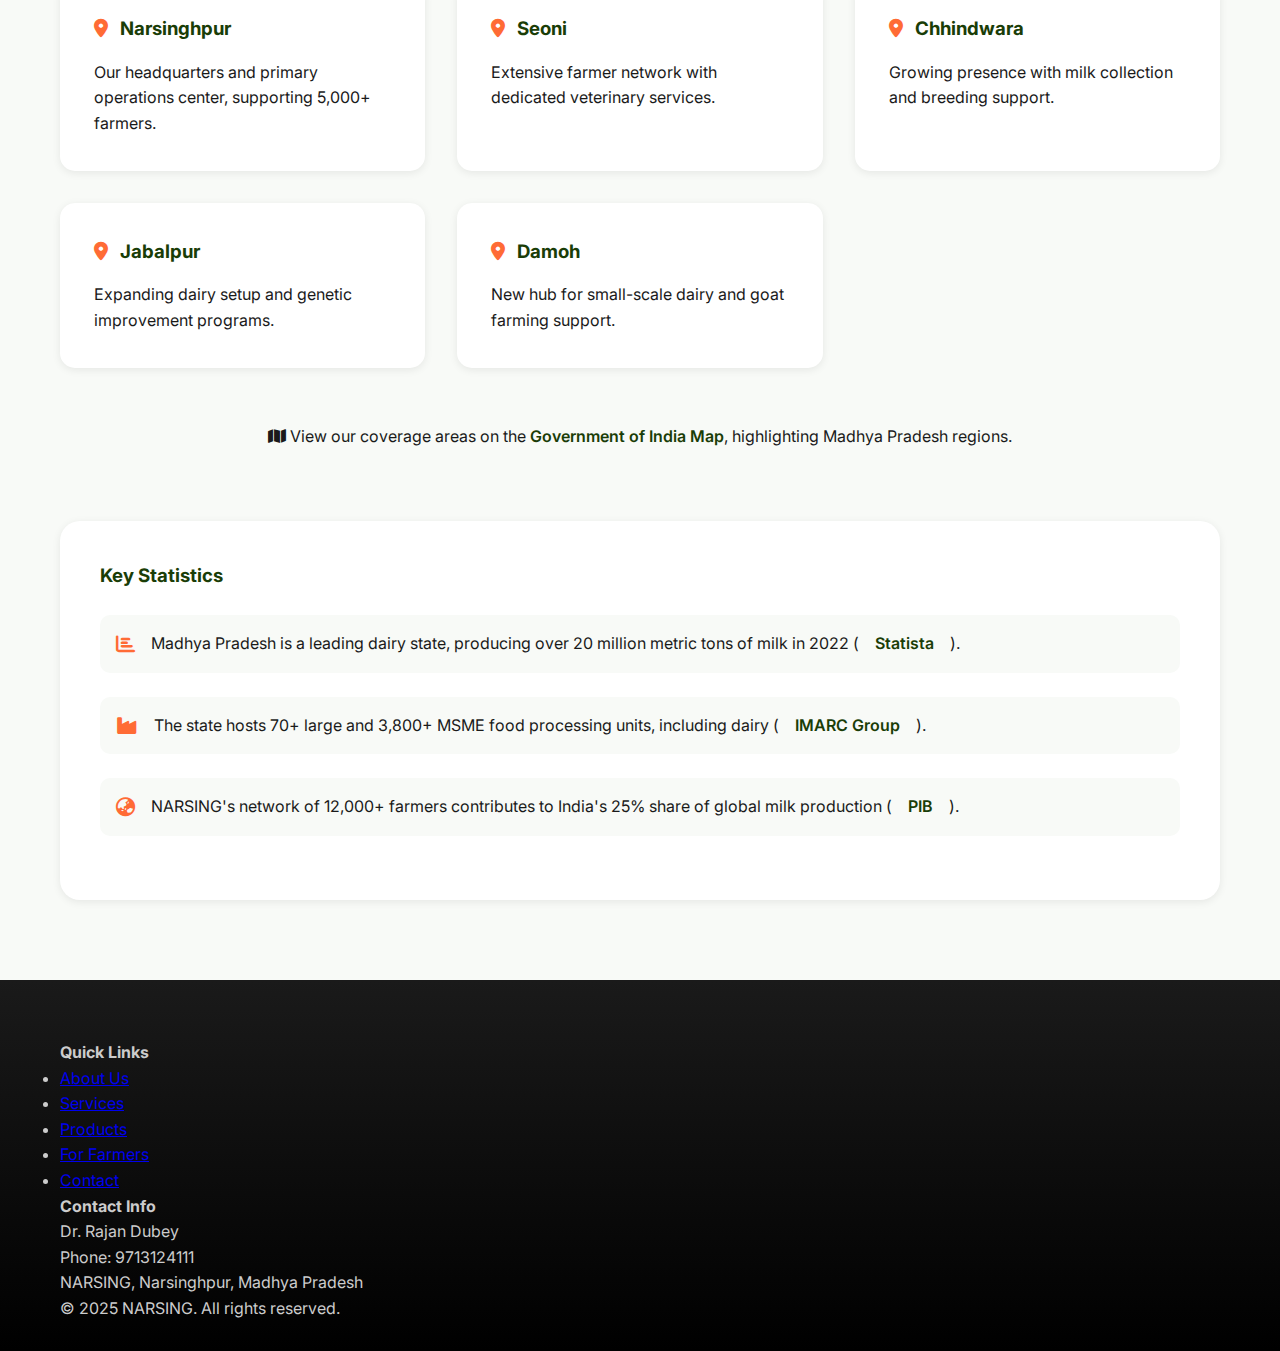
<file: farmers.html>
<!DOCTYPE html>
<html lang="en">
<head>
    <meta charset="UTF-8">
    <meta name="viewport" content="width=device-width, initial-scale=1.0">
    <title>For Farmers - NARSING</title>
    <link rel="stylesheet" href="https://cdnjs.cloudflare.com/ajax/libs/font-awesome/6.4.0/css/all.min.css">
    <link rel="stylesheet" href="styles.css">
</head>
<body>
    <nav class="navbar">
        <div class="container">
            <div class="nav-brand">NARSING</div>
            <button class="nav-toggle" aria-label="Toggle navigation">
                <span></span>
                <span></span>
                <span></span>
            </button>
            <ul class="nav-menu">
                <li><a href="index.html">Home</a></li>
                <li><a href="about.html">About Us</a></li>
                <li><a href="services.html">Services</a></li>
                <li><a href="products.html">Products</a></li>
                <li><a href="farmers.html" class="active">For Farmers</a></li>
                <li><a href="contact.html">Contact</a></li>
            </ul>
        </div>
    </nav>

    <section class="page-header" style="background: linear-gradient(rgba(45, 80, 22, 0.8), rgba(45, 80, 22, 0.8)), url('https://images.unsplash.com/photo-1623876528409-8cb22c41a3a8?w=1600&q=80') center/cover;">
        <div class="container">
            <h1>For Farmers</h1>
            <p style="font-size: 1.2rem; opacity: 0.9; margin-top: 1rem;">Empowering Indian farmers with technology and expertise</p>
        </div>
    </section>

    <section class="content-section">
        <div class="container">
            <div class="farmers-intro" style="text-align: center; max-width: 1000px; margin: 0 auto 3rem;">
                <p style="font-size: 1.15rem; line-height: 1.8;">
                    Empowering Indian farmers with cutting-edge technology, expertise, and resources to build thriving dairy, goat, and poultry operations. Join NARSING to transform your farm with sustainable practices and high-quality solutions.
                </p>
            </div>

            <!-- Join NARSING Circle -->
            <div class="farmer-section-card">
                <h2><i class="fas fa-users-circle"></i> Join the NARSING Circle</h2>
                <p style="font-size: 1.1rem; margin-bottom: 2rem;">Partner with NARSING to establish your small-scale dairy (3-10 animals), access premium feed, expert advice, and join our circular economy.</p>
                
                <div class="features-grid">
                    <div class="feature">
                        <i class="fas fa-wheat-awn fa-3x" style="color: var(--secondary-color); margin-bottom: 1rem;"></i>
                        <h3>Premium Feed Supply</h3>
                        <p>Biotech-formulated NARSING feed for Jersey, Holstein Friesian, Murrah, Banni, and Jaffrabadi breeds, tailored for optimal milk production.</p>
                    </div>
                    <div class="feature">
                        <i class="fas fa-dna fa-3x" style="color: var(--secondary-color); margin-bottom: 1rem;"></i>
                        <h3>Improved Breeds with AI Services</h3>
                        <p>Use artificial insemination to access superior genetics for cows, buffaloes, and goats, ensuring climate-resilient, high-yielding livestock.</p>
                    </div>
                    <div class="feature">
                        <i class="fas fa-truck fa-3x" style="color: var(--secondary-color); margin-bottom: 1rem;"></i>
                        <h3>Milk Collection</h3>
                        <p>Sell your milk through our Bulk Milk Cooler (BMC) system for reliable income.</p>
                    </div>
                    <div class="feature">
                        <i class="fas fa-user-md fa-3x" style="color: var(--secondary-color); margin-bottom: 1rem;"></i>
                        <h3>Expert Guidance</h3>
                        <p>Receive veterinary consultations and on-site visits to boost farm productivity.</p>
                    </div>
                </div>
                
                <div class="cta" style="background-color: var(--light-bg); margin: 3rem 0; padding: 2rem; border-radius: 20px;">
                    <h3 style="color: var(--primary-color); margin-bottom: 1rem;">Ready to Start Your Commercial Dairy?</h3>
                    <p style="color: var(--text-color); margin-bottom: 1.5rem;">Contact Dr. Rajan Dubey at <strong>9713124111</strong> (commercial inquiries only) to set up your dairy and join our growing network of 12,000+ farmers across India.</p>
                    <a href="tel:9713124111" class="btn btn-primary"><i class="fas fa-phone"></i> Call Now: 9713124111</a>
                </div>
            </div>

            <!-- Establish Small-Scale Dairy -->
            <div class="farmer-section-card">
                <h2><i class="fas fa-cow"></i> Establish Your Small-Scale Dairy</h2>
                <p>NARSING supports farmers managing 3-10 animals with comprehensive solutions:</p>
                
                <div class="dairy-support-grid">
                    <div class="support-item">
                        <i class="fas fa-clipboard-list"></i>
                        <h4>Planning</h4>
                        <p>Guidance on farm setup, housing, and equipment for small dairies.</p>
                    </div>
                    <div class="support-item">
                        <i class="fas fa-apple-alt"></i>
                        <h4>Feed and Nutrition</h4>
                        <p>Access NARSING feed (e.g., 20% protein, 4.5% fat) tailored for specific breeds and production levels (1-5L, 5-10L, 10-20L, 20L+).</p>
                    </div>
                    <div class="support-item">
                        <i class="fas fa-dna"></i>
                        <h4>Genetics</h4>
                        <p>Partner with our breeding network for superior cow, buffalo, and goat breeds using AI services.</p>
                    </div>
                    <div class="support-item">
                        <i class="fas fa-shield-alt"></i>
                        <h4>Health Management</h4>
                        <p>Veterinary support and supplements to prevent diseases like mastitis and enhance animal health.</p>
                    </div>
                </div>
            </div>
        </div>
    </section>

    <!-- Resources Section -->
    <section class="content-section" style="background-color: var(--light-bg);">
        <div class="container">
            <h2>Resources for Farmers</h2>
            <p class="section-subtitle">Access free, high-quality resources from trusted global and Indian institutions, available in Hindi and English, to improve your farming practices.</p>
            
            <div class="resources-categories">
                <!-- Dairy Farming Resources -->
                <div class="resource-category">
                    <h3><i class="fas fa-cow"></i> Dairy Farming</h3>
                    <ul class="resource-list">
                        <li>
                            <a href="https://www.fao.org/dairy-production-products/en/" target="_blank" rel="noopener">
                                <i class="fas fa-external-link-alt"></i> FAO Dairy Production Gateway
                            </a>
                            <p>Comprehensive guides on milk production, breeding, and sustainable practices.</p>
                        </li>
                        <li>
                            <a href="#" target="_blank">
                                <i class="fas fa-book"></i> FAO Milk Production Guide
                            </a>
                            <p>Insights on small-scale dairy challenges and solutions.</p>
                        </li>
                        <li>
                            <a href="https://www.nddb.coop" target="_blank" rel="noopener">
                                <i class="fas fa-globe"></i> NDDB Dairy Farming Resources
                            </a>
                            <p>Indian-specific guides on dairy management and milk collection.</p>
                        </li>
                        <li>
                            <a href="https://www.icar.org.in" target="_blank" rel="noopener">
                                <i class="fas fa-graduation-cap"></i> ICAR Dairy Manuals
                            </a>
                            <p>Research-based resources from the Indian Council of Agricultural Research (in Hindi and English).</p>
                        </li>
                        <li>
                            <a href="https://www.youtube.com/c/NDDB" target="_blank" rel="noopener">
                                <i class="fas fa-video"></i> Video: Dairy Farming Basics (Hindi)
                            </a>
                            <p>NDDB YouTube Channel offers tutorials on dairy setup and milk quality.</p>
                        </li>
                    </ul>
                </div>

                <!-- Goat Meat Production Resources -->
                <div class="resource-category">
                    <h3><i class="fas fa-sheep"></i> Goat Meat Production</h3>
                    <ul class="resource-list">
                        <li>
                            <a href="https://www.fao.org/livestock/en/" target="_blank" rel="noopener">
                                <i class="fas fa-external-link-alt"></i> FAO Goat Production Guide
                            </a>
                            <p>Best practices for housing, feeding, and health management for goats.</p>
                        </li>
                        <li>
                            <a href="https://www.ilri.org" target="_blank" rel="noopener">
                                <i class="fas fa-microscope"></i> ILRI Goat Resources
                            </a>
                            <p>International Livestock Research Institute's guides on goat meat production.</p>
                        </li>
                        <li>
                            <a href="https://www.youtube.com/user/krishijagran" target="_blank" rel="noopener">
                                <i class="fas fa-video"></i> Video: Goat Housing and Health (Hindi)
                            </a>
                            <p>Krishi Jagran YouTube provides practical tips for Indian goat farmers.</p>
                        </li>
                    </ul>
                </div>

                <!-- Poultry Farming Resources -->
                <div class="resource-category">
                    <h3><i class="fas fa-egg"></i> Poultry Farming</h3>
                    <ul class="resource-list">
                        <li>
                            <a href="https://www.fao.org/poultry-production-products/en/" target="_blank" rel="noopener">
                                <i class="fas fa-external-link-alt"></i> FAO Poultry Production Guide
                            </a>
                            <p>Resources on poultry housing, feed, and disease prevention.</p>
                        </li>
                        <li>
                            <a href="https://www.icar.org.in" target="_blank" rel="noopener">
                                <i class="fas fa-book"></i> ICAR Poultry Manuals
                            </a>
                            <p>Indian-specific poultry farming guides in Hindi and English.</p>
                        </li>
                        <li>
                            <a href="https://www.youtube.com/user/CIRG" target="_blank" rel="noopener">
                                <i class="fas fa-video"></i> Video: Poultry Farming Basics (Hindi)
                            </a>
                            <p>CIRG YouTube from the Central Institute for Research on Goats, covering poultry practices.</p>
                        </li>
                    </ul>
                </div>
            </div>
            
            <p class="resources-note">
                <i class="fas fa-info-circle"></i> All resources are free, non-commercial, and sourced from reputable organizations like FAO, NDDB, ICAR, and ILRI, ensuring authenticity and educational value.
            </p>
        </div>
    </section>

    <!-- Success Stories -->
    <section class="content-section">
        <div class="container">
            <h2>Success Stories</h2>
            <p class="section-subtitle">Learn from farmers who have transformed their operations with NARSING.</p>
            
            <div class="stats-grid">
                <div class="stat">
                    <i class="fas fa-chart-line fa-2x" style="margin-bottom: 1rem;"></i>
                    <h3>40%</h3>
                    <p>Increase in Milk Production</p>
                    <span>Farmers using NARSING feed report significant yield improvements</span>
                </div>
                <div class="stat">
                    <i class="fas fa-users fa-2x" style="margin-bottom: 1rem;"></i>
                    <h3>12,000+</h3>
                    <p>Happy Farmers</p>
                    <span>Our growing network across Madhya Pradesh and India</span>
                </div>
                <div class="stat">
                    <i class="fas fa-shield-virus fa-2x" style="margin-bottom: 1rem;"></i>
                    <h3>60%</h3>
                    <p>Reduction in Disease</p>
                    <span>NARSING supplements enhance animal health</span>
                </div>
                <div class="stat">
                    <i class="fas fa-coins fa-2x" style="margin-bottom: 1rem;"></i>
                    <h3>2x</h3>
                    <p>Income Growth</p>
                    <span>Small farmers see doubled income with our support</span>
                </div>
            </div>

            <div class="case-study">
                <h3><i class="fas fa-star"></i> Case Study</h3>
                <p>A Narsinghpur farmer with 5 Jersey cows increased milk yield from 8L to 12L daily using NARSING feed and AI services, boosting income by 50% in six months.</p>
            </div>
        </div>
    </section>

    <!-- Coverage Areas -->
    <section class="content-section" style="background-color: var(--light-bg);">
        <div class="container">
            <h2>Our Coverage Areas</h2>
            <p class="section-subtitle">NARSING supports farmers across India, with a primary focus on Madhya Pradesh.</p>
            
            <div class="coverage-grid">
                <div class="coverage-card">
                    <h3><i class="fas fa-map-marker-alt"></i> Narsinghpur</h3>
                    <p>Our headquarters and primary operations center, supporting 5,000+ farmers.</p>
                </div>
                <div class="coverage-card">
                    <h3><i class="fas fa-map-marker-alt"></i> Seoni</h3>
                    <p>Extensive farmer network with dedicated veterinary services.</p>
                </div>
                <div class="coverage-card">
                    <h3><i class="fas fa-map-marker-alt"></i> Chhindwara</h3>
                    <p>Growing presence with milk collection and breeding support.</p>
                </div>
                <div class="coverage-card">
                    <h3><i class="fas fa-map-marker-alt"></i> Jabalpur</h3>
                    <p>Expanding dairy setup and genetic improvement programs.</p>
                </div>
                <div class="coverage-card">
                    <h3><i class="fas fa-map-marker-alt"></i> Damoh</h3>
                    <p>New hub for small-scale dairy and goat farming support.</p>
                </div>
            </div>

            <div class="map-info">
                <p><i class="fas fa-map"></i> View our coverage areas on the <a href="https://maps.india.gov.in" target="_blank" rel="noopener">Government of India Map</a>, highlighting Madhya Pradesh regions.</p>
            </div>

            <div class="statistics-section">
                <h3>Key Statistics</h3>
                <ul class="stat-list">
                    <li><i class="fas fa-chart-bar"></i> Madhya Pradesh is a leading dairy state, producing over 20 million metric tons of milk in 2022 (<a href="https://www.statista.com" target="_blank" rel="noopener">Statista</a>).</li>
                    <li><i class="fas fa-industry"></i> The state hosts 70+ large and 3,800+ MSME food processing units, including dairy (<a href="https://www.imarcgroup.com" target="_blank" rel="noopener">IMARC Group</a>).</li>
                    <li><i class="fas fa-globe-asia"></i> NARSING's network of 12,000+ farmers contributes to India's 25% share of global milk production (<a href="https://pib.gov.in" target="_blank" rel="noopener">PIB</a>).</li>
                </ul>
            </div>
        </div>
    </section>

    <footer>
        <div class="container">
            <div class="footer-content">
                <div class="footer-section">
                    <h4>Quick Links</h4>
                    <ul>
                        <li><a href="about.html">About Us</a></li>
                        <li><a href="services.html">Services</a></li>
                        <li><a href="products.html">Products</a></li>
                        <li><a href="farmers.html">For Farmers</a></li>
                        <li><a href="contact.html">Contact</a></li>
                    </ul>
                </div>
                <div class="footer-section">
                    <h4>Contact Info</h4>
                    <p>Dr. Rajan Dubey</p>
                    <p>Phone: 9713124111</p>
                    <p>NARSING, Narsinghpur, Madhya Pradesh</p>
                </div>
            </div>
            <div class="footer-bottom">
                <p>&copy; 2025 NARSING. All rights reserved.</p>
            </div>
        </div>
    </footer>

    <script src="script.js"></script>
</body>
</html>
</file>
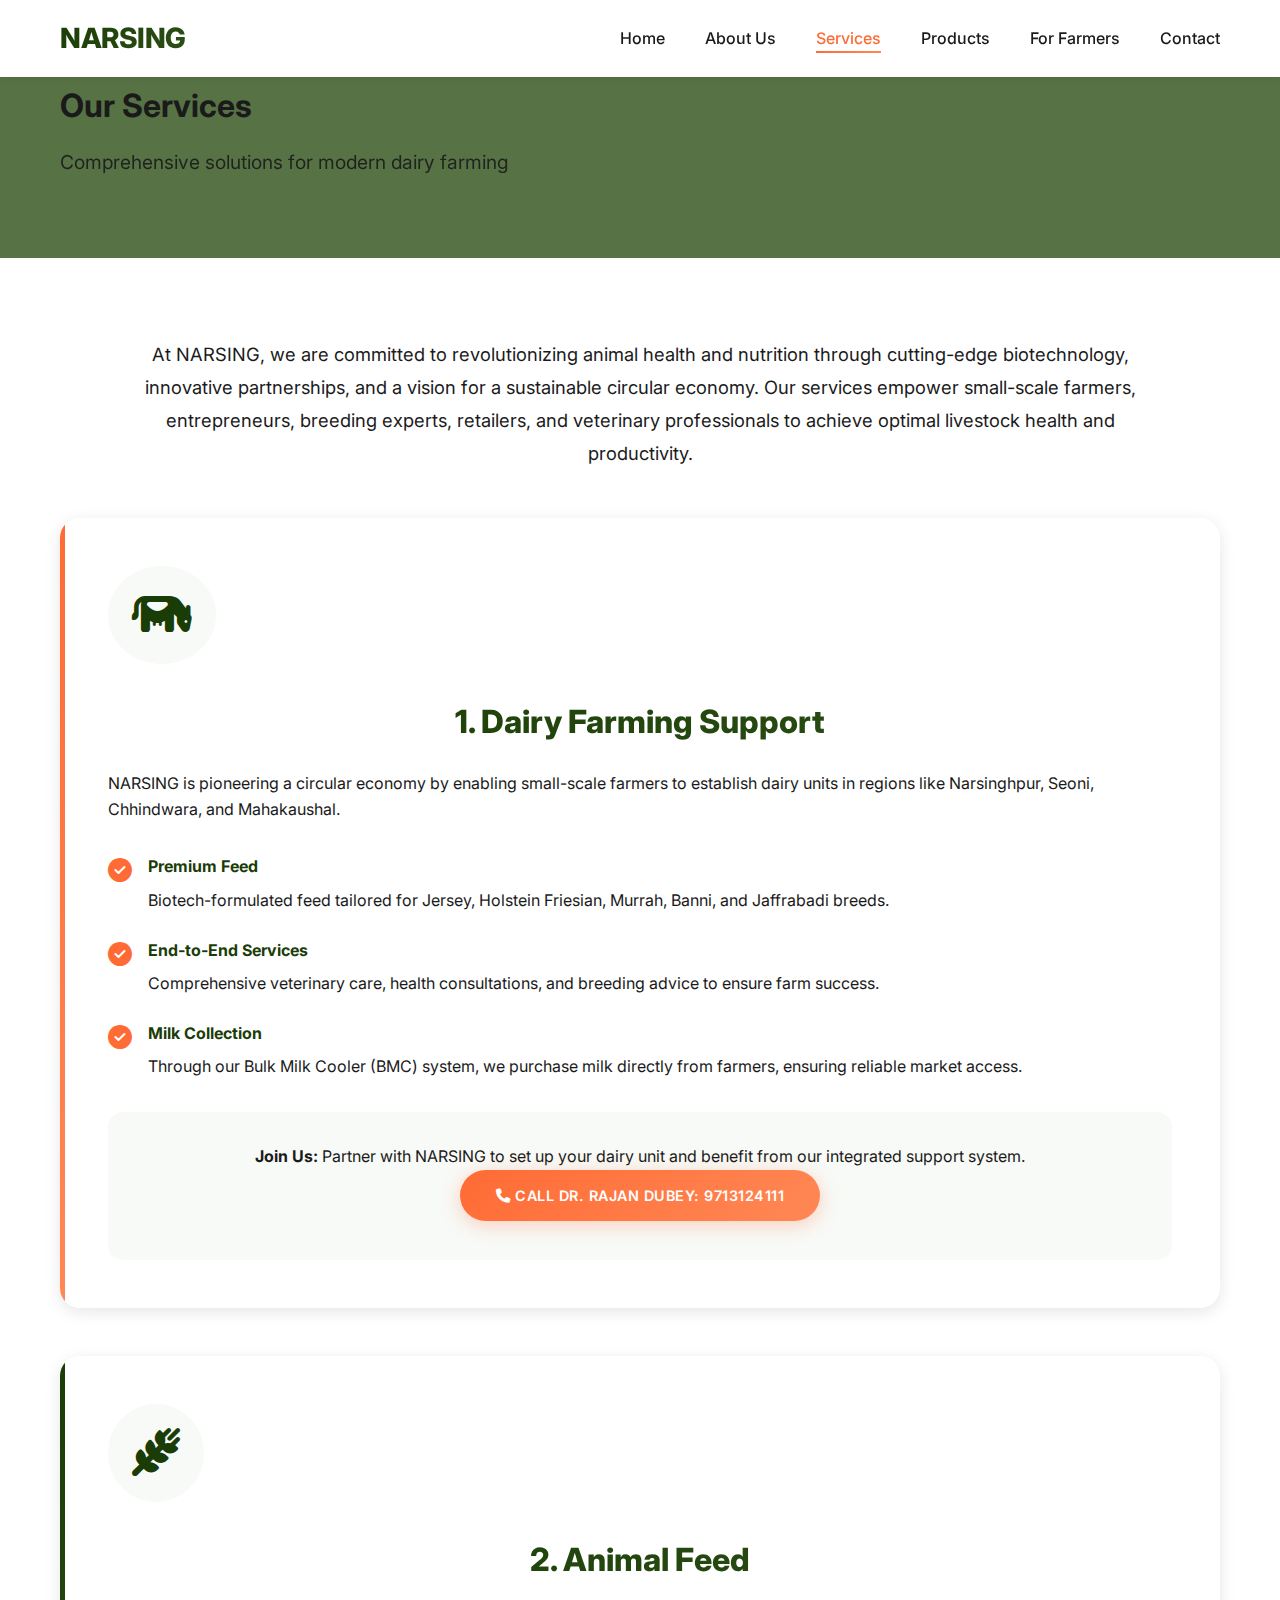
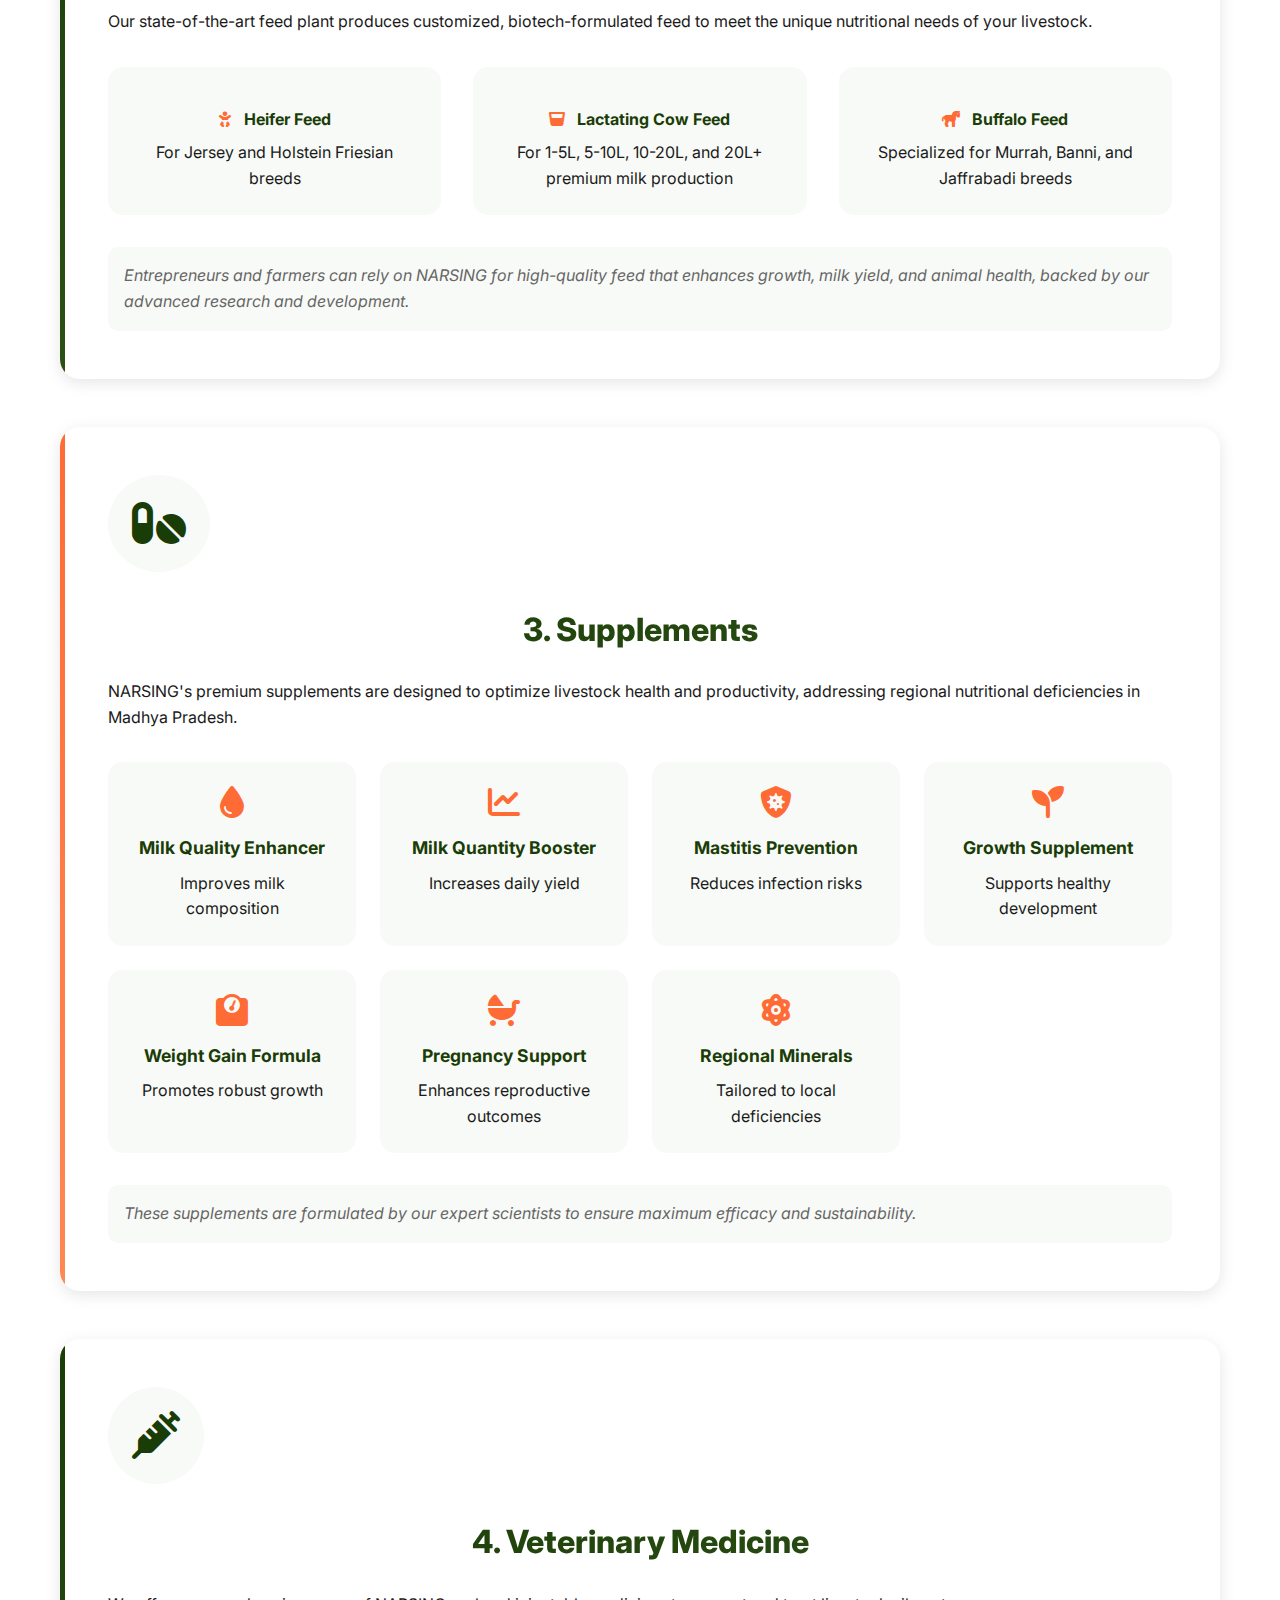
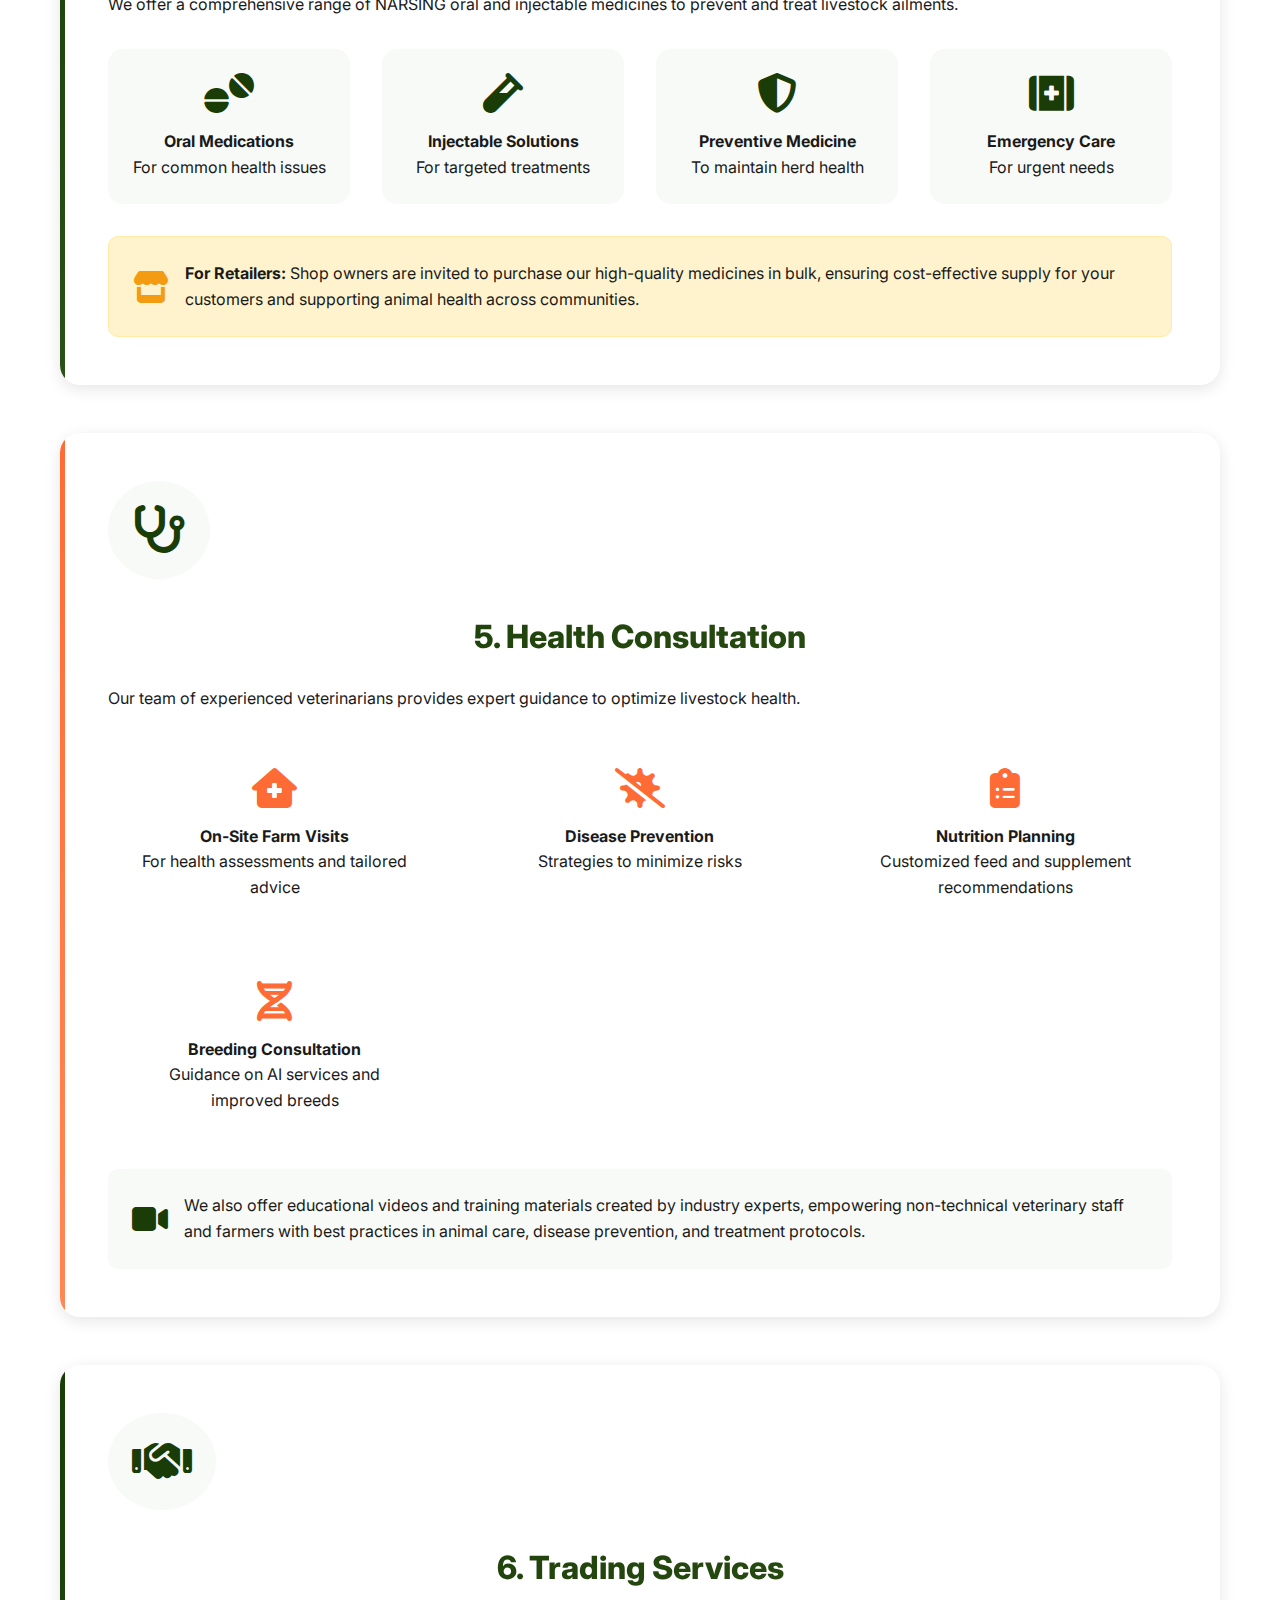
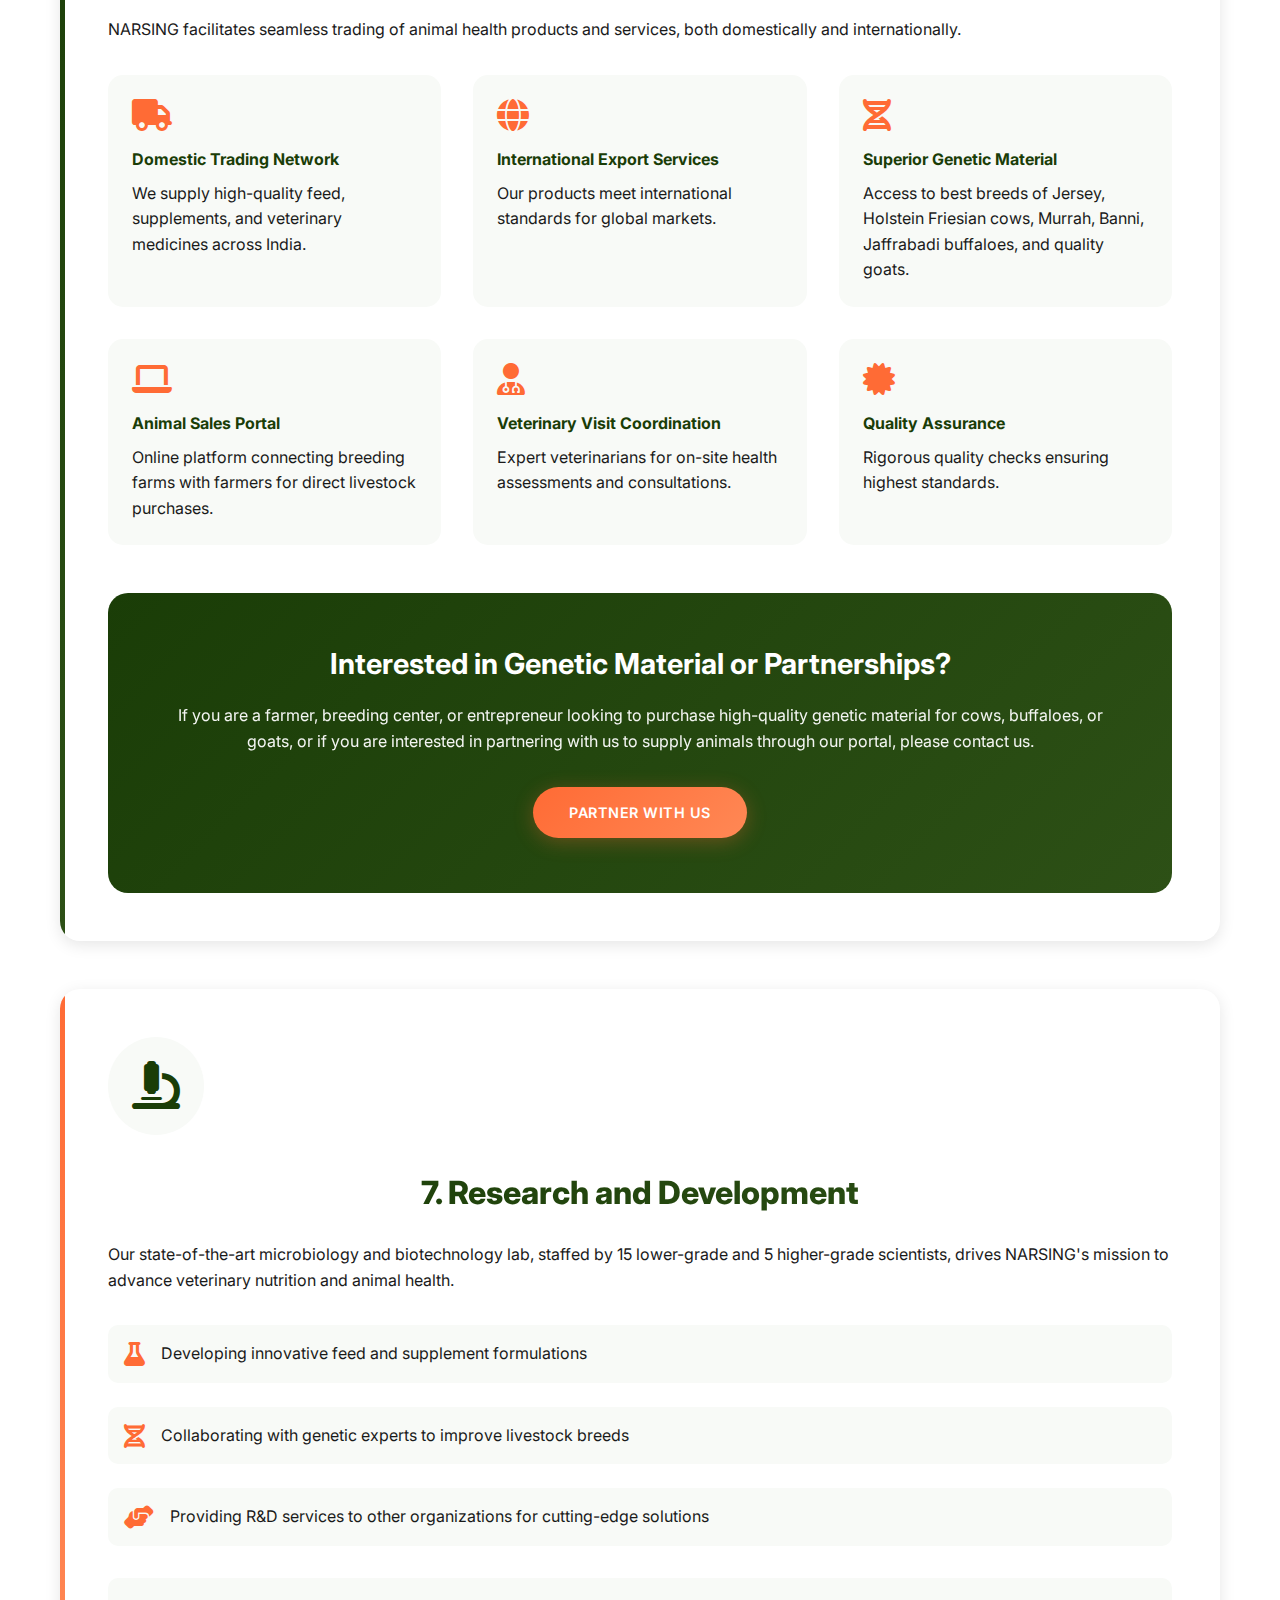
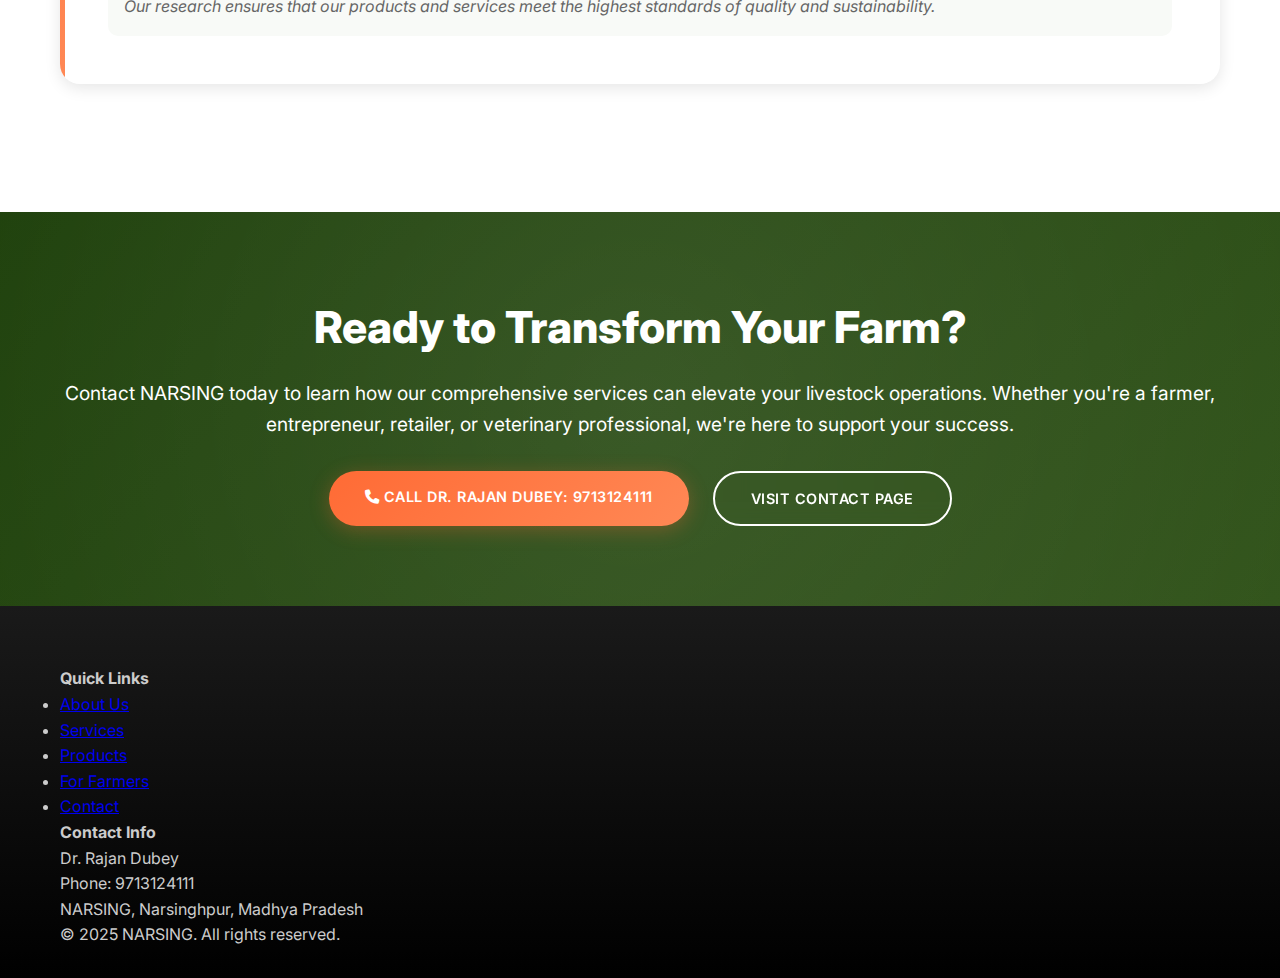
<file: services.html>
<!DOCTYPE html>
<html lang="en">
<head>
    <meta charset="UTF-8">
    <meta name="viewport" content="width=device-width, initial-scale=1.0">
    <title>Services - NARSING</title>
    <link rel="stylesheet" href="https://cdnjs.cloudflare.com/ajax/libs/font-awesome/6.4.0/css/all.min.css">
    <link rel="stylesheet" href="styles.css">
</head>
<body>
    <nav class="navbar">
        <div class="container">
            <div class="nav-brand">NARSING</div>
            <button class="nav-toggle" aria-label="Toggle navigation">
                <span></span>
                <span></span>
                <span></span>
            </button>
            <ul class="nav-menu">
                <li><a href="index.html">Home</a></li>
                <li><a href="about.html">About Us</a></li>
                <li><a href="services.html" class="active">Services</a></li>
                <li><a href="products.html">Products</a></li>
                <li><a href="farmers.html">For Farmers</a></li>
                <li><a href="contact.html">Contact</a></li>
            </ul>
        </div>
    </nav>

    <section class="page-header" style="background: linear-gradient(rgba(45, 80, 22, 0.8), rgba(45, 80, 22, 0.8)), url('https://images.unsplash.com/photo-1605000797499-95a51c5269ae?w=1600&q=80') center/cover;">
        <div class="container">
            <h1>Our Services</h1>
            <p style="font-size: 1.2rem; opacity: 0.9; margin-top: 1rem;">Comprehensive solutions for modern dairy farming</p>
        </div>
    </section>

    <section class="content-section">
        <div class="container">
            <div class="service-intro" style="text-align: center; max-width: 1000px; margin: 0 auto 3rem;">
                <p style="font-size: 1.15rem; line-height: 1.8;">
                    At NARSING, we are committed to revolutionizing animal health and nutrition through cutting-edge biotechnology, innovative partnerships, and a vision for a sustainable circular economy. Our services empower small-scale farmers, entrepreneurs, breeding experts, retailers, and veterinary professionals to achieve optimal livestock health and productivity.
                </p>
            </div>

            <div class="services-detailed">
                <!-- Dairy Farming Support -->
                <div class="service-detail-card">
                    <div class="service-icon">
                        <i class="fas fa-cow fa-3x"></i>
                    </div>
                    <div class="service-content">
                        <h2>1. Dairy Farming Support</h2>
                        <p>NARSING is pioneering a circular economy by enabling small-scale farmers to establish dairy units in regions like Narsinghpur, Seoni, Chhindwara, and Mahakaushal.</p>
                        
                        <div class="service-features">
                            <div class="feature-item">
                                <i class="fas fa-check-circle"></i>
                                <div>
                                    <h4>Premium Feed</h4>
                                    <p>Biotech-formulated feed tailored for Jersey, Holstein Friesian, Murrah, Banni, and Jaffrabadi breeds.</p>
                                </div>
                            </div>
                            <div class="feature-item">
                                <i class="fas fa-check-circle"></i>
                                <div>
                                    <h4>End-to-End Services</h4>
                                    <p>Comprehensive veterinary care, health consultations, and breeding advice to ensure farm success.</p>
                                </div>
                            </div>
                            <div class="feature-item">
                                <i class="fas fa-check-circle"></i>
                                <div>
                                    <h4>Milk Collection</h4>
                                    <p>Through our Bulk Milk Cooler (BMC) system, we purchase milk directly from farmers, ensuring reliable market access.</p>
                                </div>
                            </div>
                        </div>
                        
                        <div class="service-cta">
                            <p><strong>Join Us:</strong> Partner with NARSING to set up your dairy unit and benefit from our integrated support system.</p>
                            <a href="tel:9713124111" class="btn btn-primary"><i class="fas fa-phone"></i> Call Dr. Rajan Dubey: 9713124111</a>
                        </div>
                    </div>
                </div>

                <!-- Animal Feed -->
                <div class="service-detail-card">
                    <div class="service-icon">
                        <i class="fas fa-wheat-awn fa-3x"></i>
                    </div>
                    <div class="service-content">
                        <h2>2. Animal Feed</h2>
                        <p>Our state-of-the-art feed plant produces customized, biotech-formulated feed to meet the unique nutritional needs of your livestock.</p>
                        
                        <div class="feed-categories">
                            <div class="feed-category">
                                <h4><i class="fas fa-baby"></i> Heifer Feed</h4>
                                <p>For Jersey and Holstein Friesian breeds</p>
                            </div>
                            <div class="feed-category">
                                <h4><i class="fas fa-glass-whiskey"></i> Lactating Cow Feed</h4>
                                <p>For 1-5L, 5-10L, 10-20L, and 20L+ premium milk production</p>
                            </div>
                            <div class="feed-category">
                                <h4><i class="fas fa-horse"></i> Buffalo Feed</h4>
                                <p>Specialized for Murrah, Banni, and Jaffrabadi breeds</p>
                            </div>
                        </div>
                        
                        <p class="service-note">Entrepreneurs and farmers can rely on NARSING for high-quality feed that enhances growth, milk yield, and animal health, backed by our advanced research and development.</p>
                    </div>
                </div>

                <!-- Supplements -->
                <div class="service-detail-card">
                    <div class="service-icon">
                        <i class="fas fa-pills fa-3x"></i>
                    </div>
                    <div class="service-content">
                        <h2>3. Supplements</h2>
                        <p>NARSING's premium supplements are designed to optimize livestock health and productivity, addressing regional nutritional deficiencies in Madhya Pradesh.</p>
                        
                        <div class="supplements-grid">
                            <div class="supplement-item">
                                <i class="fas fa-droplet"></i>
                                <h4>Milk Quality Enhancer</h4>
                                <p>Improves milk composition</p>
                            </div>
                            <div class="supplement-item">
                                <i class="fas fa-chart-line"></i>
                                <h4>Milk Quantity Booster</h4>
                                <p>Increases daily yield</p>
                            </div>
                            <div class="supplement-item">
                                <i class="fas fa-shield-virus"></i>
                                <h4>Mastitis Prevention</h4>
                                <p>Reduces infection risks</p>
                            </div>
                            <div class="supplement-item">
                                <i class="fas fa-seedling"></i>
                                <h4>Growth Supplement</h4>
                                <p>Supports healthy development</p>
                            </div>
                            <div class="supplement-item">
                                <i class="fas fa-weight"></i>
                                <h4>Weight Gain Formula</h4>
                                <p>Promotes robust growth</p>
                            </div>
                            <div class="supplement-item">
                                <i class="fas fa-baby-carriage"></i>
                                <h4>Pregnancy Support</h4>
                                <p>Enhances reproductive outcomes</p>
                            </div>
                            <div class="supplement-item">
                                <i class="fas fa-atom"></i>
                                <h4>Regional Minerals</h4>
                                <p>Tailored to local deficiencies</p>
                            </div>
                        </div>
                        
                        <p class="service-note">These supplements are formulated by our expert scientists to ensure maximum efficacy and sustainability.</p>
                    </div>
                </div>

                <!-- Veterinary Medicine -->
                <div class="service-detail-card">
                    <div class="service-icon">
                        <i class="fas fa-syringe fa-3x"></i>
                    </div>
                    <div class="service-content">
                        <h2>4. Veterinary Medicine</h2>
                        <p>We offer a comprehensive range of NARSING oral and injectable medicines to prevent and treat livestock ailments.</p>
                        
                        <div class="medicine-types">
                            <div class="medicine-type">
                                <i class="fas fa-tablets"></i>
                                <h4>Oral Medications</h4>
                                <p>For common health issues</p>
                            </div>
                            <div class="medicine-type">
                                <i class="fas fa-vial"></i>
                                <h4>Injectable Solutions</h4>
                                <p>For targeted treatments</p>
                            </div>
                            <div class="medicine-type">
                                <i class="fas fa-shield-alt"></i>
                                <h4>Preventive Medicine</h4>
                                <p>To maintain herd health</p>
                            </div>
                            <div class="medicine-type">
                                <i class="fas fa-kit-medical"></i>
                                <h4>Emergency Care</h4>
                                <p>For urgent needs</p>
                            </div>
                        </div>
                        
                        <div class="retailer-note">
                            <i class="fas fa-store"></i>
                            <p><strong>For Retailers:</strong> Shop owners are invited to purchase our high-quality medicines in bulk, ensuring cost-effective supply for your customers and supporting animal health across communities.</p>
                        </div>
                    </div>
                </div>

                <!-- Health Consultation -->
                <div class="service-detail-card">
                    <div class="service-icon">
                        <i class="fas fa-stethoscope fa-3x"></i>
                    </div>
                    <div class="service-content">
                        <h2>5. Health Consultation</h2>
                        <p>Our team of experienced veterinarians provides expert guidance to optimize livestock health.</p>
                        
                        <div class="consultation-services">
                            <div class="consultation-item">
                                <i class="fas fa-house-medical"></i>
                                <h4>On-Site Farm Visits</h4>
                                <p>For health assessments and tailored advice</p>
                            </div>
                            <div class="consultation-item">
                                <i class="fas fa-virus-slash"></i>
                                <h4>Disease Prevention</h4>
                                <p>Strategies to minimize risks</p>
                            </div>
                            <div class="consultation-item">
                                <i class="fas fa-clipboard-list"></i>
                                <h4>Nutrition Planning</h4>
                                <p>Customized feed and supplement recommendations</p>
                            </div>
                            <div class="consultation-item">
                                <i class="fas fa-dna"></i>
                                <h4>Breeding Consultation</h4>
                                <p>Guidance on AI services and improved breeds</p>
                            </div>
                        </div>
                        
                        <div class="education-note">
                            <i class="fas fa-video"></i>
                            <p>We also offer educational videos and training materials created by industry experts, empowering non-technical veterinary staff and farmers with best practices in animal care, disease prevention, and treatment protocols.</p>
                        </div>
                    </div>
                </div>

                <!-- Trading Services -->
                <div class="service-detail-card">
                    <div class="service-icon">
                        <i class="fas fa-handshake fa-3x"></i>
                    </div>
                    <div class="service-content">
                        <h2>6. Trading Services</h2>
                        <p>NARSING facilitates seamless trading of animal health products and services, both domestically and internationally.</p>
                        
                        <div class="trading-features">
                            <div class="trading-item">
                                <i class="fas fa-truck"></i>
                                <h4>Domestic Trading Network</h4>
                                <p>We supply high-quality feed, supplements, and veterinary medicines across India.</p>
                            </div>
                            <div class="trading-item">
                                <i class="fas fa-globe"></i>
                                <h4>International Export Services</h4>
                                <p>Our products meet international standards for global markets.</p>
                            </div>
                            <div class="trading-item">
                                <i class="fas fa-dna"></i>
                                <h4>Superior Genetic Material</h4>
                                <p>Access to best breeds of Jersey, Holstein Friesian cows, Murrah, Banni, Jaffrabadi buffaloes, and quality goats.</p>
                            </div>
                            <div class="trading-item">
                                <i class="fas fa-laptop"></i>
                                <h4>Animal Sales Portal</h4>
                                <p>Online platform connecting breeding farms with farmers for direct livestock purchases.</p>
                            </div>
                            <div class="trading-item">
                                <i class="fas fa-user-md"></i>
                                <h4>Veterinary Visit Coordination</h4>
                                <p>Expert veterinarians for on-site health assessments and consultations.</p>
                            </div>
                            <div class="trading-item">
                                <i class="fas fa-certificate"></i>
                                <h4>Quality Assurance</h4>
                                <p>Rigorous quality checks ensuring highest standards.</p>
                            </div>
                        </div>
                        
                        <div class="partnership-cta">
                            <h3>Interested in Genetic Material or Partnerships?</h3>
                            <p>If you are a farmer, breeding center, or entrepreneur looking to purchase high-quality genetic material for cows, buffaloes, or goats, or if you are interested in partnering with us to supply animals through our portal, please contact us.</p>
                            <a href="contact.html" class="btn btn-primary">Partner With Us</a>
                        </div>
                    </div>
                </div>

                <!-- Research and Development -->
                <div class="service-detail-card">
                    <div class="service-icon">
                        <i class="fas fa-microscope fa-3x"></i>
                    </div>
                    <div class="service-content">
                        <h2>7. Research and Development</h2>
                        <p>Our state-of-the-art microbiology and biotechnology lab, staffed by 15 lower-grade and 5 higher-grade scientists, drives NARSING's mission to advance veterinary nutrition and animal health.</p>
                        
                        <div class="rd-services">
                            <div class="rd-item">
                                <i class="fas fa-flask"></i>
                                <p>Developing innovative feed and supplement formulations</p>
                            </div>
                            <div class="rd-item">
                                <i class="fas fa-dna"></i>
                                <p>Collaborating with genetic experts to improve livestock breeds</p>
                            </div>
                            <div class="rd-item">
                                <i class="fas fa-hands-helping"></i>
                                <p>Providing R&D services to other organizations for cutting-edge solutions</p>
                            </div>
                        </div>
                        
                        <p class="service-note">Our research ensures that our products and services meet the highest standards of quality and sustainability.</p>
                    </div>
                </div>
            </div>
        </div>
    </section>

    <section class="cta">
        <div class="container">
            <h2>Ready to Transform Your Farm?</h2>
            <p>Contact NARSING today to learn how our comprehensive services can elevate your livestock operations. Whether you're a farmer, entrepreneur, retailer, or veterinary professional, we're here to support your success.</p>
            <div class="cta-buttons">
                <a href="tel:9713124111" class="btn btn-primary"><i class="fas fa-phone"></i> Call Dr. Rajan Dubey: 9713124111</a>
                <a href="contact.html" class="btn btn-secondary">Visit Contact Page</a>
            </div>
        </div>
    </section>

    <footer>
        <div class="container">
            <div class="footer-content">
                <div class="footer-section">
                    <h4>Quick Links</h4>
                    <ul>
                        <li><a href="about.html">About Us</a></li>
                        <li><a href="services.html">Services</a></li>
                        <li><a href="products.html">Products</a></li>
                        <li><a href="farmers.html">For Farmers</a></li>
                        <li><a href="contact.html">Contact</a></li>
                    </ul>
                </div>
                <div class="footer-section">
                    <h4>Contact Info</h4>
                    <p>Dr. Rajan Dubey</p>
                    <p>Phone: 9713124111</p>
                    <p>NARSING, Narsinghpur, Madhya Pradesh</p>
                </div>
            </div>
            <div class="footer-bottom">
                <p>&copy; 2025 NARSING. All rights reserved.</p>
            </div>
        </div>
    </footer>

    <script src="script.js"></script>
</body>
</html>
</file>
<file: styles.css>
@import url('https://fonts.googleapis.com/css2?family=Inter:wght@300;400;500;600;700;800&display=swap');

:root {
    --primary-color: #1a3d07;
    --primary-light: #2d5016;
    --secondary-color: #ff6b35;
    --secondary-dark: #e55a2b;
    --accent-color: #8b4513;
    --text-color: #1a1a1a;
    --text-light: #666;
    --light-bg: #f8faf7;
    --white: #ffffff;
    --shadow-sm: 0 2px 8px rgba(0,0,0,0.08);
    --shadow-md: 0 4px 16px rgba(0,0,0,0.1);
    --shadow-lg: 0 8px 32px rgba(0,0,0,0.12);
    --gradient-primary: linear-gradient(135deg, #1a3d07 0%, #2d5016 100%);
    --gradient-secondary: linear-gradient(135deg, #ff6b35 0%, #ff8855 100%);
}

* {
    margin: 0;
    padding: 0;
    box-sizing: border-box;
}

html {
    scroll-behavior: smooth;
}

body {
    font-family: 'Inter', sans-serif;
    line-height: 1.6;
    color: var(--text-color);
    overflow-x: hidden;
}

.container {
    max-width: 1200px;
    margin: 0 auto;
    padding: 0 20px;
}

/* Loading Animation */
.page-loader {
    position: fixed;
    top: 0;
    left: 0;
    width: 100%;
    height: 100%;
    background: var(--white);
    display: flex;
    align-items: center;
    justify-content: center;
    z-index: 9999;
    transition: opacity 0.5s, visibility 0.5s;
}

.page-loader.hidden {
    opacity: 0;
    visibility: hidden;
}

.loader-spinner {
    width: 50px;
    height: 50px;
    border: 3px solid var(--light-bg);
    border-top-color: var(--primary-color);
    border-radius: 50%;
    animation: spin 1s linear infinite;
}

@keyframes spin {
    to { transform: rotate(360deg); }
}

/* Navbar */
.navbar {
    background-color: var(--white);
    box-shadow: var(--shadow-sm);
    position: fixed;
    top: 0;
    left: 0;
    right: 0;
    z-index: 1000;
    transition: all 0.3s ease;
}

.navbar.scrolled {
    box-shadow: var(--shadow-md);
    backdrop-filter: blur(10px);
    background-color: rgba(255,255,255,0.95);
}

.navbar .container {
    display: flex;
    justify-content: space-between;
    align-items: center;
    padding: 1rem 20px;
}

.nav-brand {
    font-size: 1.75rem;
    font-weight: 800;
    background: var(--gradient-primary);
    -webkit-background-clip: text;
    -webkit-text-fill-color: transparent;
    background-clip: text;
    text-fill-color: transparent;
    letter-spacing: -0.5px;
}

.nav-menu {
    display: flex;
    list-style: none;
    gap: 2.5rem;
}

.nav-menu a {
    color: var(--text-color);
    text-decoration: none;
    font-weight: 500;
    position: relative;
    transition: color 0.3s;
}

.nav-menu a::after {
    content: '';
    position: absolute;
    bottom: -5px;
    left: 0;
    width: 0;
    height: 2px;
    background: var(--gradient-secondary);
    transition: width 0.3s ease;
}

.nav-menu a:hover::after,
.nav-menu a.active::after {
    width: 100%;
}

.nav-menu a:hover,
.nav-menu a.active {
    color: var(--secondary-color);
}

.nav-toggle {
    display: none;
    flex-direction: column;
    background: none;
    border: none;
    cursor: pointer;
    padding: 0.5rem;
}

.nav-toggle span {
    width: 25px;
    height: 2px;
    background-color: var(--text-color);
    margin: 3px 0;
    transition: 0.3s;
    border-radius: 2px;
}

/* Hero Section */
.hero {
    color: var(--white);
    padding: 150px 0 100px;
    text-align: center;
    position: relative;
    overflow: hidden;
    margin-top: 70px;
    min-height: 600px;
    display: flex;
    align-items: center;
    justify-content: center;
}

.hero-video {
    position: absolute;
    top: 50%;
    left: 50%;
    min-width: 100%;
    min-height: 100%;
    width: auto;
    height: auto;
    transform: translate(-50%, -50%);
    z-index: -2;
    object-fit: cover;
}

.hero-overlay {
    position: absolute;
    top: 0;
    left: 0;
    right: 0;
    bottom: 0;
    background: linear-gradient(135deg, rgba(26, 61, 7, 0.85) 0%, rgba(45, 80, 22, 0.75) 100%);
    z-index: -1;
}

.hero::before {
    content: '';
    position: absolute;
    top: 0;
    left: -100%;
    width: 200%;
    height: 100%;
    background: linear-gradient(90deg, transparent, rgba(255,255,255,0.1), transparent);
    animation: shimmer 8s infinite;
    z-index: 1;
}

@keyframes shimmer {
    0% { left: -100%; }
    100% { left: 100%; }
}

.hero-content {
    position: relative;
    z-index: 1;
    animation: fadeInUp 1s ease;
}

@keyframes fadeInUp {
    from {
        opacity: 0;
        transform: translateY(30px);
    }
    to {
        opacity: 1;
        transform: translateY(0);
    }
}

.hero-content h1 {
    font-size: 3.5rem;
    font-weight: 800;
    margin-bottom: 1.5rem;
    line-height: 1.2;
    letter-spacing: -1px;
}

.hero-content p {
    font-size: 1.3rem;
    margin-bottom: 3rem;
    max-width: 700px;
    margin-left: auto;
    margin-right: auto;
    opacity: 0.9;
}

.hero-buttons {
    display: flex;
    gap: 1.5rem;
    justify-content: center;
    flex-wrap: wrap;
}

/* Buttons */
.btn {
    display: inline-block;
    padding: 14px 36px;
    text-decoration: none;
    border-radius: 50px;
    font-weight: 600;
    transition: all 0.3s ease;
    position: relative;
    overflow: hidden;
    text-transform: uppercase;
    letter-spacing: 0.5px;
    font-size: 0.9rem;
}

.btn::before {
    content: '';
    position: absolute;
    top: 50%;
    left: 50%;
    width: 0;
    height: 0;
    background: rgba(255,255,255,0.1);
    border-radius: 50%;
    transform: translate(-50%, -50%);
    transition: width 0.6s, height 0.6s;
}

.btn:hover::before {
    width: 300px;
    height: 300px;
}

.btn-primary {
    background: var(--gradient-secondary);
    color: var(--white);
    box-shadow: 0 4px 20px rgba(255, 107, 53, 0.3);
}

.btn-primary:hover {
    transform: translateY(-2px);
    box-shadow: 0 8px 30px rgba(255, 107, 53, 0.4);
}

.btn-secondary {
    background-color: transparent;
    color: var(--white);
    border: 2px solid var(--white);
    backdrop-filter: blur(10px);
}

.btn-secondary:hover {
    background-color: var(--white);
    color: var(--primary-color);
    border-color: var(--white);
}

/* Sections */
section {
    padding: 80px 0;
    position: relative;
}

.section-animate {
    opacity: 0;
    transform: translateY(30px);
    transition: all 0.8s ease;
}

.section-animate.visible {
    opacity: 1;
    transform: translateY(0);
}

h2 {
    font-size: 2.75rem;
    font-weight: 800;
    margin-bottom: 1rem;
    text-align: center;
    background: var(--gradient-primary);
    -webkit-background-clip: text;
    -webkit-text-fill-color: transparent;
    background-clip: text;
    text-fill-color: transparent;
}

.section-subtitle {
    text-align: center;
    color: var(--text-light);
    margin-bottom: 4rem;
    max-width: 800px;
    margin-left: auto;
    margin-right: auto;
    font-size: 1.1rem;
}

/* Features Grid */
.why-choose {
    background: linear-gradient(180deg, var(--white) 0%, var(--light-bg) 100%);
}

.features-grid {
    display: grid;
    grid-template-columns: repeat(auto-fit, minmax(280px, 1fr));
    gap: 2rem;
}

.feature {
    background-color: var(--white);
    padding: 2.5rem;
    border-radius: 20px;
    box-shadow: var(--shadow-sm);
    transition: all 0.4s ease;
    position: relative;
    overflow: hidden;
}

.feature::before {
    content: '';
    position: absolute;
    top: 0;
    left: 0;
    width: 100%;
    height: 4px;
    background: var(--gradient-secondary);
    transform: scaleX(0);
    transform-origin: left;
    transition: transform 0.4s ease;
}

.feature:hover::before {
    transform: scaleX(1);
}

.feature:hover {
    transform: translateY(-10px);
    box-shadow: var(--shadow-lg);
}

.feature h3 {
    color: var(--primary-color);
    margin-bottom: 1rem;
    font-size: 1.4rem;
    font-weight: 700;
}

.feature p {
    color: var(--text-light);
    line-height: 1.8;
}

/* Stats */
.stats-grid {
    display: grid;
    grid-template-columns: repeat(auto-fit, minmax(250px, 1fr));
    gap: 2rem;
    margin-bottom: 3rem;
}

.stat {
    text-align: center;
    padding: 2.5rem;
    background: var(--gradient-primary);
    border-radius: 20px;
    color: var(--white);
    position: relative;
    overflow: hidden;
    transform: translateY(0);
    transition: all 0.3s ease;
}

.stat::after {
    content: '';
    position: absolute;
    bottom: -50%;
    right: -50%;
    width: 200%;
    height: 200%;
    background: radial-gradient(circle, rgba(255,255,255,0.1) 0%, transparent 70%);
    animation: pulse 4s ease-in-out infinite;
}

@keyframes pulse {
    0%, 100% { transform: scale(0.8); opacity: 0; }
    50% { transform: scale(1.2); opacity: 1; }
}

.stat:hover {
    transform: translateY(-5px) scale(1.05);
}

.stat h3 {
    font-size: 3rem;
    font-weight: 800;
    margin-bottom: 0.5rem;
    position: relative;
    z-index: 1;
}

.stat p {
    font-size: 1.3rem;
    font-weight: 600;
    margin-bottom: 0.5rem;
    position: relative;
    z-index: 1;
}

.stat span {
    font-size: 0.95rem;
    opacity: 0.9;
    position: relative;
    z-index: 1;
}

/* Services */
.services {
    background: linear-gradient(180deg, var(--light-bg) 0%, var(--white) 100%);
}

.services-grid {
    display: grid;
    grid-template-columns: repeat(auto-fit, minmax(320px, 1fr));
    gap: 2.5rem;
}

.service-card {
    background: var(--white);
    padding: 2.5rem;
    border-radius: 20px;
    box-shadow: var(--shadow-sm);
    transition: all 0.4s ease;
    position: relative;
    overflow: hidden;
}

.service-card::before {
    content: '';
    position: absolute;
    top: -100%;
    left: 0;
    width: 100%;
    height: 100%;
    background: linear-gradient(180deg, transparent 0%, rgba(255,107,53,0.05) 100%);
    transition: top 0.4s ease;
}

.service-card:hover::before {
    top: 0;
}

.service-card:hover {
    transform: translateY(-10px);
    box-shadow: var(--shadow-lg);
}

.service-card h3 {
    color: var(--primary-color);
    margin-bottom: 1rem;
    font-size: 1.5rem;
    font-weight: 700;
}

.service-card p {
    color: var(--text-light);
    line-height: 1.8;
}

/* Products */
.product-grid {
    display: grid;
    grid-template-columns: repeat(auto-fit, minmax(320px, 1fr));
    gap: 2.5rem;
    margin-top: 3rem;
}

.product-card {
    background-color: var(--white);
    border-radius: 20px;
    overflow: hidden;
    box-shadow: var(--shadow-sm);
    transition: all 0.4s ease;
    position: relative;
}

.product-card:hover {
    transform: translateY(-10px) scale(1.02);
    box-shadow: var(--shadow-lg);
}

.product-card img {
    width: 100%;
    height: 240px;
    object-fit: cover;
    transition: transform 0.4s ease;
}

.product-card:hover img {
    transform: scale(1.1);
}

.product-info {
    padding: 2rem;
}

.product-info h3 {
    color: var(--primary-color);
    margin-bottom: 0.75rem;
    font-size: 1.3rem;
    font-weight: 700;
}

.product-info p {
    color: var(--text-light);
    margin-bottom: 1.5rem;
    line-height: 1.7;
}

/* CTA Section */
.cta {
    background: var(--gradient-primary);
    color: var(--white);
    text-align: center;
    position: relative;
    overflow: hidden;
}

.cta::before {
    content: '';
    position: absolute;
    top: -50%;
    left: -50%;
    width: 200%;
    height: 200%;
    background: radial-gradient(circle, rgba(255,255,255,0.1) 0%, transparent 70%);
    animation: rotate 20s linear infinite;
}

@keyframes rotate {
    from { transform: rotate(0deg); }
    to { transform: rotate(360deg); }
}

.cta h2 {
    color: var(--white);
    -webkit-text-fill-color: var(--white);
    text-fill-color: var(--white);
    position: relative;
    z-index: 1;
}

.cta p {
    margin-bottom: 2rem;
    font-size: 1.2rem;
    position: relative;
    z-index: 1;
}

/* Forms */
.contact-form {
    background: var(--white);
    padding: 3rem;
    border-radius: 20px;
    box-shadow: var(--shadow-md);
}

.form-group {
    margin-bottom: 2rem;
}

.form-group label {
    display: block;
    margin-bottom: 0.75rem;
    color: var(--primary-color);
    font-weight: 600;
    font-size: 0.95rem;
}

.form-group input,
.form-group textarea,
.form-group select {
    width: 100%;
    padding: 14px 18px;
    border: 2px solid transparent;
    background: var(--light-bg);
    border-radius: 12px;
    font-size: 1rem;
    transition: all 0.3s ease;
}

.form-group input:focus,
.form-group textarea:focus,
.form-group select:focus {
    outline: none;
    border-color: var(--secondary-color);
    background: var(--white);
    box-shadow: 0 0 0 4px rgba(255,107,53,0.1);
}

/* Gallery Section */
.gallery {
    padding: 80px 0;
    background: var(--light-bg);
}

.gallery-grid {
    display: grid;
    grid-template-columns: repeat(auto-fit, minmax(350px, 1fr));
    gap: 2rem;
    margin-top: 3rem;
}

.gallery-item {
    position: relative;
    overflow: hidden;
    border-radius: 20px;
    height: 300px;
    cursor: pointer;
    transition: transform 0.4s ease;
}

.gallery-item:hover {
    transform: scale(1.02);
}

.gallery-item img {
    width: 100%;
    height: 100%;
    object-fit: cover;
    transition: transform 0.4s ease;
}

.gallery-item:hover img {
    transform: scale(1.1);
}

.gallery-overlay {
    position: absolute;
    bottom: 0;
    left: 0;
    right: 0;
    background: linear-gradient(to top, rgba(0,0,0,0.9) 0%, transparent 100%);
    color: var(--white);
    padding: 2rem;
    transform: translateY(100%);
    transition: transform 0.4s ease;
}

.gallery-item:hover .gallery-overlay {
    transform: translateY(0);
}

.gallery-overlay h4 {
    font-size: 1.3rem;
    margin-bottom: 0.5rem;
}

.gallery-overlay p {
    font-size: 0.95rem;
    opacity: 0.9;
}

/* Footer */
footer {
    background: linear-gradient(180deg, #1a1a1a 0%, #000 100%);
    color: #ccc;
    padding: 60px 0 30px;
}

/* Animations */
.fade-in {
    animation: fadeIn 0.8s ease;
}

@keyframes fadeIn {
    from { opacity: 0; }
    to { opacity: 1; }
}

.slide-in-left {
    animation: slideInLeft 0.8s ease;
}

@keyframes slideInLeft {
    from {
        opacity: 0;
        transform: translateX(-30px);
    }
    to {
        opacity: 1;
        transform: translateX(0);
    }
}

.slide-in-right {
    animation: slideInRight 0.8s ease;
}

@keyframes slideInRight {
    from {
        opacity: 0;
        transform: translateX(30px);
    }
    to {
        opacity: 1;
        transform: translateX(0);
    }
}

/* Product Categories */
.product-categories {
    display: flex;
    justify-content: center;
    gap: 1rem;
    margin-bottom: 3rem;
    flex-wrap: wrap;
}

.category-btn {
    display: flex;
    align-items: center;
    gap: 0.5rem;
    padding: 12px 24px;
    background: var(--white);
    border: 2px solid var(--light-bg);
    border-radius: 50px;
    cursor: pointer;
    transition: all 0.3s ease;
    font-size: 0.95rem;
    font-weight: 500;
    color: var(--text-color);
}

.category-btn i {
    font-size: 1.2rem;
    color: var(--primary-color);
}

.category-btn:hover {
    border-color: var(--secondary-color);
    transform: translateY(-2px);
}

.category-btn.active {
    background: var(--gradient-secondary);
    color: var(--white);
    border-color: var(--secondary-color);
}

.category-btn.active i {
    color: var(--white);
}

.category-title {
    text-align: center;
    margin-bottom: 3rem;
    font-size: 2.2rem;
}

/* Enhanced Product Cards */
.product-card {
    background-color: var(--white);
    border-radius: 20px;
    overflow: hidden;
    box-shadow: var(--shadow-sm);
    transition: all 0.4s ease;
    position: relative;
    height: 100%;
    display: flex;
    flex-direction: column;
}

.product-badge {
    position: absolute;
    top: 20px;
    right: 20px;
    background: var(--gradient-primary);
    color: var(--white);
    padding: 6px 16px;
    border-radius: 20px;
    font-size: 0.8rem;
    font-weight: 600;
    z-index: 2;
}

.product-info {
    padding: 2rem;
    flex: 1;
    display: flex;
    flex-direction: column;
}

.product-description {
    color: var(--text-light);
    margin-bottom: 1.5rem;
    line-height: 1.6;
}

.product-specs {
    display: flex;
    gap: 1rem;
    margin-bottom: 1.5rem;
    flex-wrap: wrap;
}

.spec {
    display: flex;
    align-items: center;
    gap: 0.5rem;
    font-size: 0.9rem;
    color: var(--primary-color);
    font-weight: 500;
}

.spec i {
    color: var(--secondary-color);
}

.product-benefits {
    list-style: none;
    margin-bottom: 1.5rem;
    flex: 1;
}

.product-benefits li {
    position: relative;
    padding-left: 1.5rem;
    margin-bottom: 0.5rem;
    color: var(--text-light);
    font-size: 0.95rem;
}

.product-benefits li::before {
    content: '✓';
    position: absolute;
    left: 0;
    color: var(--secondary-color);
    font-weight: bold;
}

/* Responsive */
@media (max-width: 768px) {
    .nav-menu {
        display: none;
        position: absolute;
        top: 100%;
        left: 0;
        width: 100%;
        background: var(--white);
        flex-direction: column;
        padding: 2rem;
        box-shadow: var(--shadow-md);
        gap: 1.5rem;
    }

    .nav-menu.active {
        display: flex;
    }

    .nav-toggle {
        display: flex;
    }

    .hero {
        padding: 120px 0 80px;
    }

    .hero-content h1 {
        font-size: 2.5rem;
    }

    .hero-buttons {
        flex-direction: column;
        align-items: center;
    }

    h2 {
        font-size: 2rem;
    }

    .contact-grid {
        grid-template-columns: 1fr;
    }

    .stats-grid {
        grid-template-columns: repeat(2, 1fr);
    }

    .gallery-grid {
        grid-template-columns: 1fr;
        gap: 1.5rem;
    }

    .gallery-item {
        height: 250px;
    }

    .cta-buttons {
        flex-direction: column;
        gap: 1rem;
    }
}

/* Services Page Styles */
.service-detail-card {
    background: var(--white);
    border-radius: 20px;
    padding: 3rem;
    margin-bottom: 3rem;
    box-shadow: var(--shadow-md);
    position: relative;
    overflow: hidden;
}

.service-detail-card::before {
    content: '';
    position: absolute;
    top: 0;
    left: 0;
    width: 5px;
    height: 100%;
    background: var(--gradient-secondary);
}

.service-detail-card:nth-child(even)::before {
    background: var(--gradient-primary);
}

.service-icon {
    display: inline-block;
    padding: 1.5rem;
    background: var(--light-bg);
    border-radius: 50%;
    margin-bottom: 2rem;
    color: var(--primary-color);
}

.service-content h2 {
    font-size: 2rem;
    margin-bottom: 1.5rem;
    color: var(--primary-color);
}

.service-features {
    margin: 2rem 0;
}

.feature-item {
    display: flex;
    align-items: flex-start;
    gap: 1rem;
    margin-bottom: 1.5rem;
}

.feature-item i {
    color: var(--secondary-color);
    font-size: 1.5rem;
    margin-top: 0.25rem;
}

.feature-item h4 {
    color: var(--primary-color);
    margin-bottom: 0.5rem;
}

.service-cta {
    background: var(--light-bg);
    padding: 2rem;
    border-radius: 15px;
    text-align: center;
    margin-top: 2rem;
}

.feed-categories {
    display: grid;
    grid-template-columns: repeat(auto-fit, minmax(250px, 1fr));
    gap: 2rem;
    margin: 2rem 0;
}

.feed-category {
    background: var(--light-bg);
    padding: 1.5rem;
    border-radius: 15px;
    text-align: center;
}

.feed-category h4 {
    color: var(--primary-color);
    margin: 1rem 0 0.5rem;
}

.feed-category i {
    color: var(--secondary-color);
    margin-right: 0.5rem;
}

.supplements-grid {
    display: grid;
    grid-template-columns: repeat(auto-fit, minmax(200px, 1fr));
    gap: 1.5rem;
    margin: 2rem 0;
}

.supplement-item {
    background: var(--light-bg);
    padding: 1.5rem;
    border-radius: 15px;
    text-align: center;
    transition: transform 0.3s ease;
}

.supplement-item:hover {
    transform: translateY(-5px);
}

.supplement-item i {
    font-size: 2rem;
    color: var(--secondary-color);
    margin-bottom: 1rem;
}

.supplement-item h4 {
    color: var(--primary-color);
    font-size: 1.1rem;
    margin-bottom: 0.5rem;
}

.medicine-types {
    display: grid;
    grid-template-columns: repeat(auto-fit, minmax(200px, 1fr));
    gap: 2rem;
    margin: 2rem 0;
}

.medicine-type {
    text-align: center;
    padding: 1.5rem;
    background: var(--light-bg);
    border-radius: 15px;
}

.medicine-type i {
    font-size: 2.5rem;
    color: var(--primary-color);
    margin-bottom: 1rem;
}

.retailer-note {
    background: #fff3cd;
    border: 1px solid #ffeaa7;
    padding: 1.5rem;
    border-radius: 10px;
    margin-top: 2rem;
    display: flex;
    align-items: center;
    gap: 1rem;
}

.retailer-note i {
    font-size: 2rem;
    color: #f39c12;
}

.consultation-services {
    display: grid;
    grid-template-columns: repeat(auto-fit, minmax(250px, 1fr));
    gap: 2rem;
    margin: 2rem 0;
}

.consultation-item {
    text-align: center;
    padding: 1.5rem;
}

.consultation-item i {
    font-size: 2.5rem;
    color: var(--secondary-color);
    margin-bottom: 1rem;
}

.education-note {
    background: var(--light-bg);
    padding: 1.5rem;
    border-radius: 10px;
    margin-top: 2rem;
    display: flex;
    align-items: center;
    gap: 1rem;
}

.education-note i {
    font-size: 2rem;
    color: var(--primary-color);
}

.trading-features {
    display: grid;
    grid-template-columns: repeat(auto-fit, minmax(300px, 1fr));
    gap: 2rem;
    margin: 2rem 0;
}

.trading-item {
    padding: 1.5rem;
    background: var(--light-bg);
    border-radius: 15px;
}

.trading-item i {
    font-size: 2rem;
    color: var(--secondary-color);
    margin-bottom: 1rem;
}

.trading-item h4 {
    color: var(--primary-color);
    margin-bottom: 0.5rem;
}

.partnership-cta {
    background: var(--gradient-primary);
    color: var(--white);
    padding: 3rem;
    border-radius: 20px;
    text-align: center;
    margin-top: 3rem;
}

.partnership-cta h3 {
    font-size: 1.8rem;
    margin-bottom: 1rem;
}

.partnership-cta p {
    margin-bottom: 2rem;
    opacity: 0.95;
}

.rd-services {
    margin: 2rem 0;
}

.rd-item {
    display: flex;
    align-items: center;
    gap: 1rem;
    margin-bottom: 1.5rem;
    padding: 1rem;
    background: var(--light-bg);
    border-radius: 10px;
}

.rd-item i {
    font-size: 1.5rem;
    color: var(--secondary-color);
}

.service-note {
    font-style: italic;
    color: var(--text-light);
    margin-top: 2rem;
    padding: 1rem;
    background: var(--light-bg);
    border-radius: 10px;
}

.cta-buttons {
    display: flex;
    gap: 1.5rem;
    justify-content: center;
    margin-top: 2rem;
}

/* Farmers Page Styles */
.farmer-section-card {
    background: var(--white);
    border-radius: 20px;
    padding: 3rem;
    margin-bottom: 3rem;
    box-shadow: var(--shadow-md);
    position: relative;
    overflow: hidden;
}

.farmer-section-card::before {
    content: '';
    position: absolute;
    top: 0;
    left: 0;
    width: 100%;
    height: 5px;
    background: var(--gradient-secondary);
}

.farmer-section-card h2 {
    display: flex;
    align-items: center;
    gap: 1rem;
    margin-bottom: 2rem;
    color: var(--primary-color);
}

.farmer-section-card h2 i {
    color: var(--secondary-color);
}

.dairy-support-grid {
    display: grid;
    grid-template-columns: repeat(auto-fit, minmax(250px, 1fr));
    gap: 2rem;
    margin-top: 2rem;
}

.support-item {
    background: var(--light-bg);
    padding: 2rem;
    border-radius: 15px;
    text-align: center;
    transition: transform 0.3s ease;
}

.support-item:hover {
    transform: translateY(-5px);
}

.support-item i {
    font-size: 2.5rem;
    color: var(--primary-color);
    margin-bottom: 1rem;
}

.support-item h4 {
    color: var(--primary-color);
    margin-bottom: 0.75rem;
}

.resources-categories {
    display: grid;
    gap: 3rem;
    margin-top: 2rem;
}

.resource-category {
    background: var(--white);
    padding: 2.5rem;
    border-radius: 20px;
    box-shadow: var(--shadow-sm);
    transition: transform 0.3s ease;
}

.resource-category:hover {
    transform: translateY(-5px);
    box-shadow: var(--shadow-md);
}

.resource-category h3 {
    display: flex;
    align-items: center;
    gap: 0.75rem;
    color: var(--primary-color);
    margin-bottom: 1.5rem;
    font-size: 1.5rem;
}

.resource-category h3 i {
    color: var(--secondary-color);
}

.resource-list {
    list-style: none;
}

.resource-list li {
    margin-bottom: 1.5rem;
    padding: 1.5rem;
    background: var(--light-bg);
    border-radius: 12px;
    transition: background-color 0.3s ease;
}

.resource-list li:hover {
    background-color: #f0f4ef;
}

.resource-list a {
    color: var(--primary-color);
    text-decoration: none;
    font-weight: 600;
    display: flex;
    align-items: center;
    gap: 0.5rem;
    margin-bottom: 0.5rem;
    transition: color 0.3s ease;
}

.resource-list a:hover {
    color: var(--secondary-color);
}

.resource-list p {
    color: var(--text-light);
    font-size: 0.95rem;
    margin-left: 1.5rem;
}

.resources-note {
    background: #e8f5e9;
    border-left: 4px solid var(--primary-color);
    padding: 1.5rem;
    border-radius: 10px;
    margin-top: 2rem;
    display: flex;
    align-items: center;
    gap: 1rem;
}

.resources-note i {
    color: var(--primary-color);
    font-size: 1.5rem;
}

.case-study {
    background: var(--gradient-primary);
    color: var(--white);
    padding: 2.5rem;
    border-radius: 20px;
    margin-top: 3rem;
    position: relative;
    overflow: hidden;
}

.case-study::after {
    content: '';
    position: absolute;
    top: -50%;
    right: -50%;
    width: 200%;
    height: 200%;
    background: radial-gradient(circle, rgba(255,255,255,0.1) 0%, transparent 70%);
    animation: pulse 4s ease-in-out infinite;
}

.case-study h3 {
    display: flex;
    align-items: center;
    gap: 0.75rem;
    margin-bottom: 1rem;
    position: relative;
    z-index: 1;
}

.case-study p {
    position: relative;
    z-index: 1;
    line-height: 1.8;
}

.coverage-grid {
    display: grid;
    grid-template-columns: repeat(auto-fit, minmax(280px, 1fr));
    gap: 2rem;
    margin-top: 2rem;
}

.coverage-card {
    background: var(--white);
    padding: 2rem;
    border-radius: 15px;
    box-shadow: var(--shadow-sm);
    transition: all 0.3s ease;
    border: 2px solid transparent;
}

.coverage-card:hover {
    border-color: var(--secondary-color);
    transform: translateY(-5px);
    box-shadow: var(--shadow-md);
}

.coverage-card h3 {
    display: flex;
    align-items: center;
    gap: 0.75rem;
    color: var(--primary-color);
    margin-bottom: 1rem;
}

.coverage-card h3 i {
    color: var(--secondary-color);
}

.map-info {
    background: var(--light-bg);
    padding: 1.5rem;
    border-radius: 12px;
    margin-top: 2rem;
    text-align: center;
}

.map-info a {
    color: var(--primary-color);
    text-decoration: none;
    font-weight: 600;
    transition: color 0.3s ease;
}

.map-info a:hover {
    color: var(--secondary-color);
    text-decoration: underline;
}

.statistics-section {
    background: var(--white);
    padding: 2.5rem;
    border-radius: 20px;
    margin-top: 3rem;
    box-shadow: var(--shadow-sm);
}

.statistics-section h3 {
    color: var(--primary-color);
    margin-bottom: 1.5rem;
}

.stat-list {
    list-style: none;
}

.stat-list li {
    display: flex;
    align-items: flex-start;
    gap: 1rem;
    margin-bottom: 1.5rem;
    padding: 1rem;
    background: var(--light-bg);
    border-radius: 10px;
}

.stat-list li i {
    color: var(--secondary-color);
    font-size: 1.2rem;
    margin-top: 0.25rem;
}

.stat-list a {
    color: var(--primary-color);
    text-decoration: none;
    font-weight: 600;
    transition: color 0.3s ease;
}

.stat-list a:hover {
    color: var(--secondary-color);
    text-decoration: underline;
}
</file>
